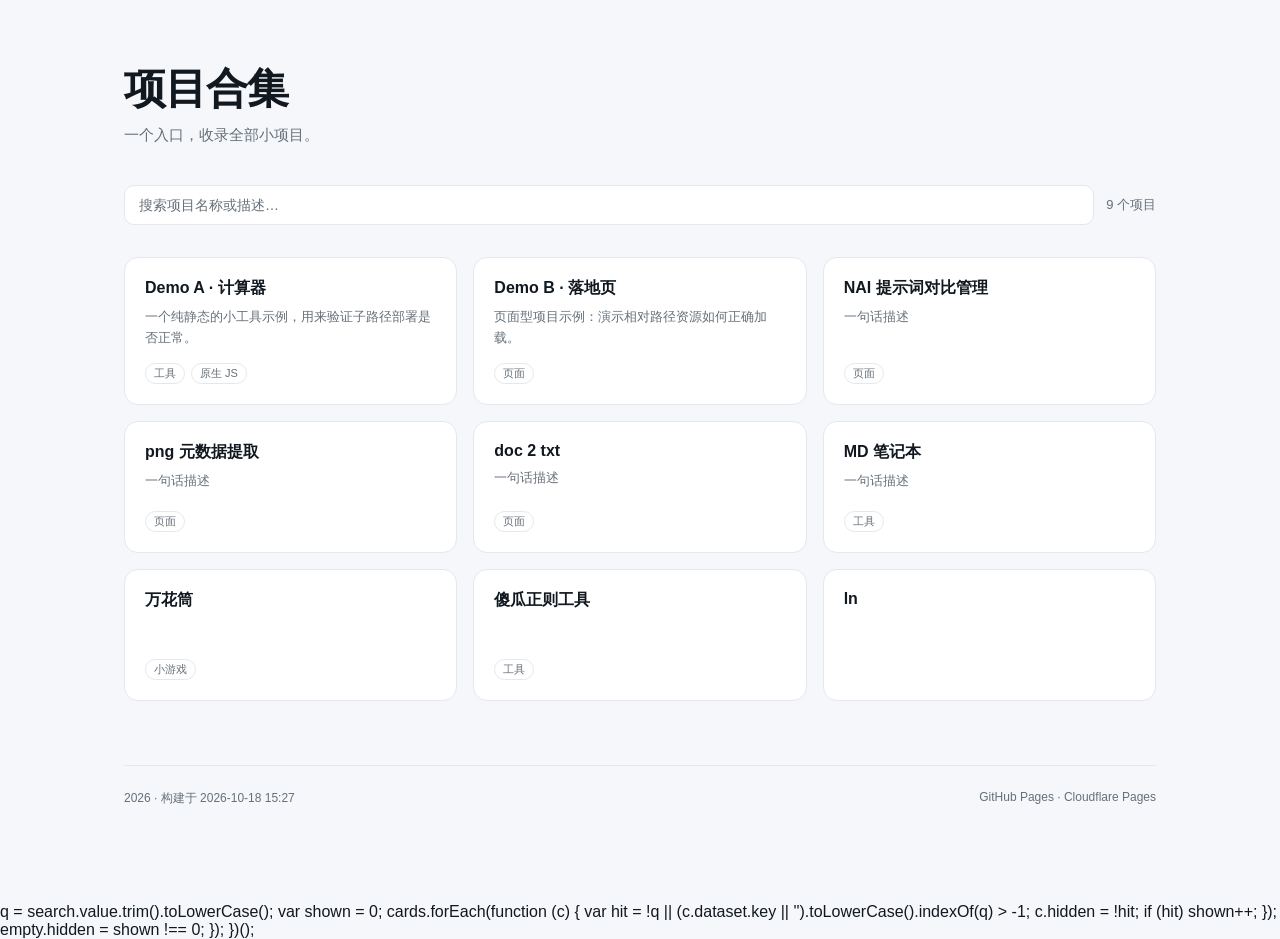
<file: index.html>
<!DOCTYPE html>
<html lang="zh-CN">
<head>
<meta charset="UTF-8">
<meta name="viewport" content="width=device-width, initial-scale=1.0">
<title>项目合集</title>
<meta name="description" content="一个页面，收录所有小项目">

<!-- PWA：添加到主屏幕后以独立窗口运行，不显示浏览器地址栏 -->
<meta name="theme-color" content="#0b0d10" media="(prefers-color-scheme: dark)">
<meta name="theme-color" content="#f5f7fa" media="(prefers-color-scheme: light)">
<meta name="mobile-web-app-capable" content="yes">
<meta name="apple-mobile-web-app-capable" content="yes">
<meta name="apple-mobile-web-app-status-bar-style" content="black-translucent">
<meta name="apple-mobile-web-app-title" content="项目合集">
<link rel="manifest" href="./manifest.json">
<link rel="apple-touch-icon" href="./icons/apple-touch-icon.png">
<link rel="icon" type="image/png" sizes="192x192" href="./icons/icon-192.png">
<style>
  :root{
    --bg:#0b0d10;
    --card:#14181d;
    --card-hover:#1a2027;
    --line:#232a32;
    --text:#e8edf2;
    --muted:#8b98a5;
    --accent:#4c8dff;
  }
  @media (prefers-color-scheme: light){
    :root{
      --bg:#f5f7fa;
      --card:#ffffff;
      --card-hover:#ffffff;
      --line:#e3e8ee;
      --text:#111820;
      --muted:#66707a;
      --accent:#2563eb;
    }
  }
  *{box-sizing:border-box}
  html,body{margin:0;padding:0}
  body{
    background:var(--bg);
    color:var(--text);
    font-family:-apple-system,BlinkMacSystemFont,"Segoe UI","PingFang SC","Hiragino Sans GB","Microsoft YaHei",sans-serif;
    -webkit-font-smoothing:antialiased;
    min-height:100vh;
  }
  .wrap{max-width:1080px;margin:0 auto;padding:64px 24px 96px}
  header{margin-bottom:40px}
  h1{
    font-size:clamp(28px,5vw,42px);
    line-height:1.2;
    margin:0 0 12px;
    letter-spacing:-.02em;
  }
  .sub{color:var(--muted);font-size:15px;margin:0}
  .toolbar{
    display:flex;gap:12px;align-items:center;
    margin:28px 0 32px;flex-wrap:wrap;
  }
  #search{
    flex:1;min-width:220px;
    background:var(--card);
    border:1px solid var(--line);
    color:var(--text);
    padding:11px 14px;
    border-radius:10px;
    font-size:14px;outline:none;
    transition:border-color .18s;
  }
  #search:focus{border-color:var(--accent)}
  #search::placeholder{color:var(--muted)}
  .count{color:var(--muted);font-size:13px;white-space:nowrap}

  .grid{
    display:grid;
    grid-template-columns:repeat(auto-fill,minmax(260px,1fr));
    gap:16px;
  }
  a.card{
    display:flex;flex-direction:column;
    background:var(--card);
    border:1px solid var(--line);
    border-radius:14px;
    padding:20px;
    text-decoration:none;
    color:inherit;
    transition:transform .16s ease,border-color .16s ease,background .16s ease;
    min-height:132px;
  }
  a.card:hover{
    transform:translateY(-3px);
    border-color:var(--accent);
    background:var(--card-hover);
  }
  a.card[hidden]{display:none}
  .card h2{
    font-size:16px;margin:0 0 8px;font-weight:600;
  }
  .card p{
    font-size:13px;line-height:1.6;color:var(--muted);
    margin:0;flex:1;
  }
  .tags{display:flex;gap:6px;flex-wrap:wrap;margin-top:14px}
  .tag{
    font-size:11px;color:var(--muted);
    border:1px solid var(--line);
    padding:2px 8px;border-radius:20px;
  }
  .empty{
    color:var(--muted);font-size:14px;
    border:1px dashed var(--line);
    border-radius:12px;padding:40px;text-align:center;
  }
  footer{
    margin-top:64px;padding-top:24px;
    border-top:1px solid var(--line);
    color:var(--muted);font-size:12px;
    display:flex;justify-content:space-between;flex-wrap:wrap;gap:8px;
  }
</style>
<noscript>
  <style>
    .toolbar{display:none}
  </style>
</noscript>
</head>
<body>
<div class="wrap">
  <header>
    <h1>项目合集</h1>
    <p class="sub">一个入口，收录全部小项目。</p>
  </header>

  <div class="toolbar">
    <input id="search" type="search" placeholder="搜索项目名称或描述…" autocomplete="off">
    <span class="count">9 个项目</span>
  </div>

  <div class="grid" id="grid">
      <a class="card" href="./projects/demo-a/" data-key="Demo A · 计算器 一个纯静态的小工具示例，用来验证子路径部署是否正常。 demo-a 工具 原生 JS">
        <h2>Demo A · 计算器</h2>
        <p>一个纯静态的小工具示例，用来验证子路径部署是否正常。</p>
        <div class="tags"><span class="tag">工具</span><span class="tag">原生 JS</span></div>
      </a>
      <a class="card" href="./projects/demo-b/" data-key="Demo B · 落地页 页面型项目示例：演示相对路径资源如何正确加载。 demo-b 页面">
        <h2>Demo B · 落地页</h2>
        <p>页面型项目示例：演示相对路径资源如何正确加载。</p>
        <div class="tags"><span class="tag">页面</span></div>
      </a>
      <a class="card" href="./projects/entry-comparison/" data-key="NAI 提示词对比管理 一句话描述 entry-comparison 页面">
        <h2>NAI 提示词对比管理</h2>
        <p>一句话描述</p>
        <div class="tags"><span class="tag">页面</span></div>
      </a>
      <a class="card" href="./projects/png/" data-key="png 元数据提取 一句话描述 png 页面">
        <h2>png 元数据提取</h2>
        <p>一句话描述</p>
        <div class="tags"><span class="tag">页面</span></div>
      </a>
      <a class="card" href="./projects/doc2txt/" data-key="doc 2 txt 一句话描述 doc2txt 页面">
        <h2>doc 2 txt</h2>
        <p>一句话描述</p>
        <div class="tags"><span class="tag">页面</span></div>
      </a>
      <a class="card" href="./projects/markdown/" data-key="MD 笔记本 一句话描述 markdown 工具">
        <h2>MD 笔记本</h2>
        <p>一句话描述</p>
        <div class="tags"><span class="tag">工具</span></div>
      </a>
      <a class="card" href="./projects/kaleidoscope/" data-key="万花筒  kaleidoscope 小游戏">
        <h2>万花筒</h2>
        <p></p>
        <div class="tags"><span class="tag">小游戏</span></div>
      </a>
      <a class="card" href="./projects/regex-sg/" data-key="傻瓜正则工具  regex-sg 工具">
        <h2>傻瓜正则工具</h2>
        <p></p>
        <div class="tags"><span class="tag">工具</span></div>
      </a>
      <a class="card" href="./projects/ln/" data-key="ln  ln">
        <h2>ln</h2>
        <p></p>
      </a>
  </div>
  <div class="empty" id="empty" hidden>没有匹配的项目</div>

  <footer>
    <span>2026 · 构建于 2026-10-18 15:27</span>
    <span>GitHub Pages · Cloudflare Pages</span>
  </footer>
</div>

<script>
// 只是一点渐进增强：过滤已经渲染好的卡片。禁用 JS 时所有卡片照常显示、照常可点。
(function () {
  var search = document.getElementById('search');
  var cards = [].slice.call(document.querySelectorAll('#grid .card'));
  var empty = document.getElementById('empty');
  search.addEventListener('input', function () {
    var q = search.value.trim().toLowerCase();
    var shown = 0;
    cards.forEach(function (c) {
      var hit = !q || (c.dataset.key || '').toLowerCase().indexOf(q) > -1;
      c.hidden = !hit;
      if (hit) shown++;
    });
    empty.hidden = shown !== 0;
  });
})();

// 注册 Service Worker（安装条件之一）。只在 https 或 localhost 下生效。
if ('serviceWorker' in navigator && (location.protocol === 'https:' || location.hostname === 'localhost' || location.hostname === '127.0.0.1')) {
  window.addEventListener('load', function () {
    navigator.serviceWorker.register('./sw.js').catch(function () { /* 静默失败，不影响使用 */ });
  });
}
</script>
</body>
</html>
<sceipt>
q = search.value.trim().toLowerCase();
    var shown = 0;
    cards.forEach(function (c) {
      var hit = !q || (c.dataset.key || '').toLowerCase().indexOf(q) > -1;
      c.hidden = !hit;
      if (hit) shown++;
    });
    empty.hidden = shown !== 0;
  });
})();
</script>
</body>
</html>
</file>
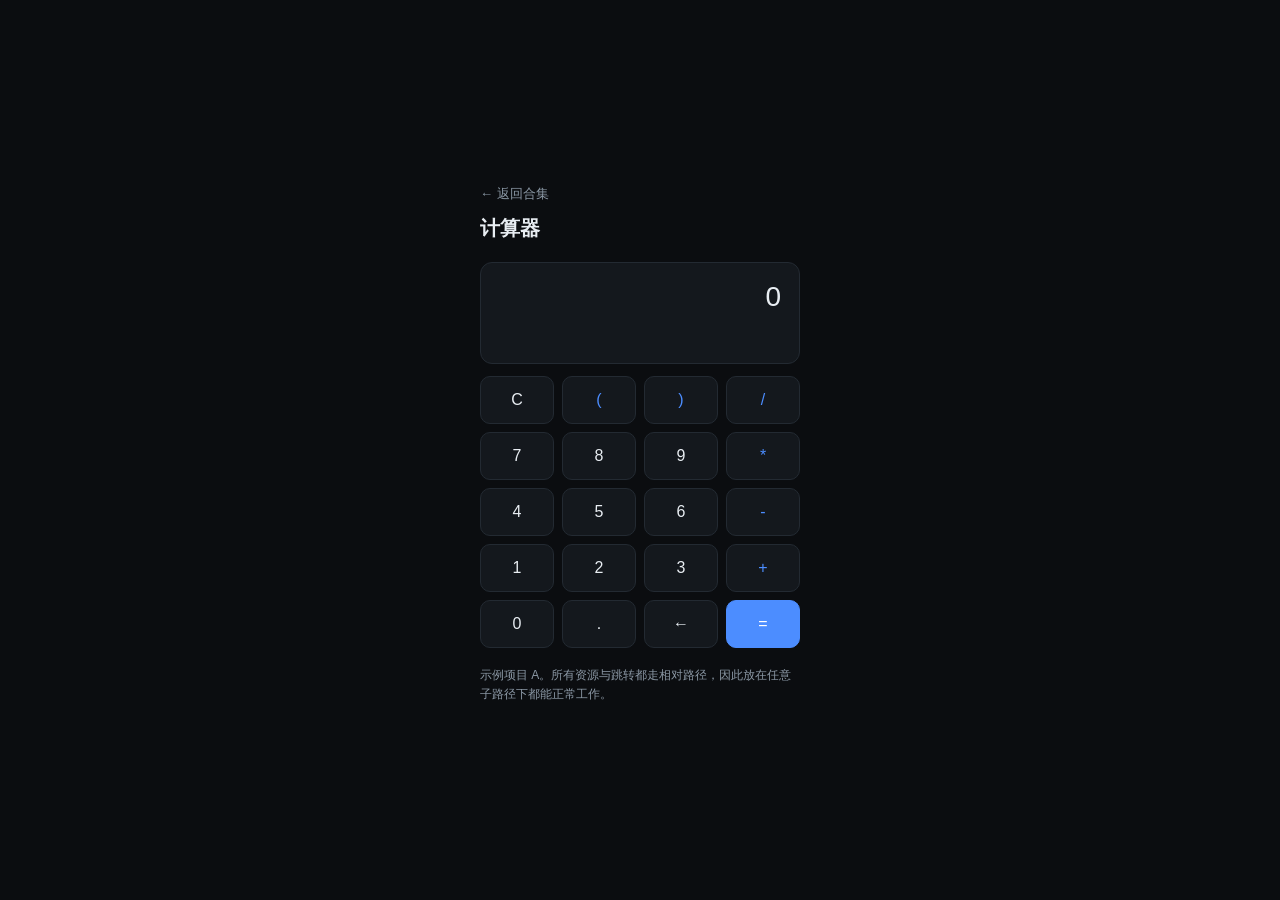
<file: projects/demo-a/index.html>
<!DOCTYPE html>
<html lang="zh-CN">
<head>
<meta charset="UTF-8">
<meta name="viewport" content="width=device-width, initial-scale=1.0">
<title>Demo A · 计算器</title>
<meta name="theme-color" content="#0b0d10">
<meta name="mobile-web-app-capable" content="yes">
<meta name="apple-mobile-web-app-capable" content="yes">
<meta name="apple-mobile-web-app-status-bar-style" content="black-translucent">
<link rel="manifest" href="../../manifest.json">
<link rel="apple-touch-icon" href="../../icons/apple-touch-icon.png">
<style>
  :root{color-scheme:dark}
  body{
    margin:0;min-height:100vh;display:grid;place-items:center;
    background:#0b0d10;color:#e8edf2;
    font-family:-apple-system,"PingFang SC","Microsoft YaHei",sans-serif;
  }
  .box{width:min(320px,88vw)}
  .back{color:#8b98a5;font-size:13px;text-decoration:none}
  .back:hover{color:#4c8dff}
  h1{font-size:20px;margin:12px 0 20px;font-weight:600}
  .screen{
    background:#14181d;border:1px solid #232a32;border-radius:12px;
    padding:18px;text-align:right;font-size:28px;min-height:64px;
    font-variant-numeric:tabular-nums;overflow:auto;
  }
  .keys{display:grid;grid-template-columns:repeat(4,1fr);gap:8px;margin-top:12px}
  button{
    background:#14181d;border:1px solid #232a32;color:#e8edf2;
    padding:14px 0;border-radius:10px;font-size:16px;cursor:pointer;
    transition:background .15s,border-color .15s;
  }
  button:hover{background:#1a2027;border-color:#4c8dff}
  button.op{color:#4c8dff}
  button.eq{background:#4c8dff;border-color:#4c8dff;color:#fff}
  .note{margin-top:18px;color:#8b98a5;font-size:12px;line-height:1.6}
</style>
</head>
<body>
<div class="box">
  <!-- projects/demo-a/ 的上两级才是站点根：projects/ 只是中间层，不是首页 -->
  <a class="back" href="../../">← 返回合集</a>
  <h1>计算器</h1>
  <div class="screen" id="screen">0</div>
  <div class="keys" id="keys"></div>
  <p class="note">示例项目 A。所有资源与跳转都走相对路径，因此放在任意子路径下都能正常工作。</p>
</div>
<script>
  var expr = '';
  var screen = document.getElementById('screen');
  var labels = ['C','(',')','/','7','8','9','*','4','5','6','-','1','2','3','+','0','.','←','='];

  labels.forEach(function (l) {
    var b = document.createElement('button');
    b.textContent = l;
    if (['/','*','-','+','(',')'].indexOf(l) > -1) b.className = 'op';
    if (l === '=') b.className = 'eq';
    b.onclick = function () {
      if (l === 'C') expr = '';
      else if (l === '←') expr = expr.slice(0, -1);
      else if (l === '=') {
        try { expr = String(Function('return (' + expr + ')')()); }
        catch (e) { expr = 'Error'; }
      } else expr += l;
      screen.textContent = expr || '0';
    };
    document.getElementById('keys').appendChild(b);
  });
</script>
</body>
</html>
</file>
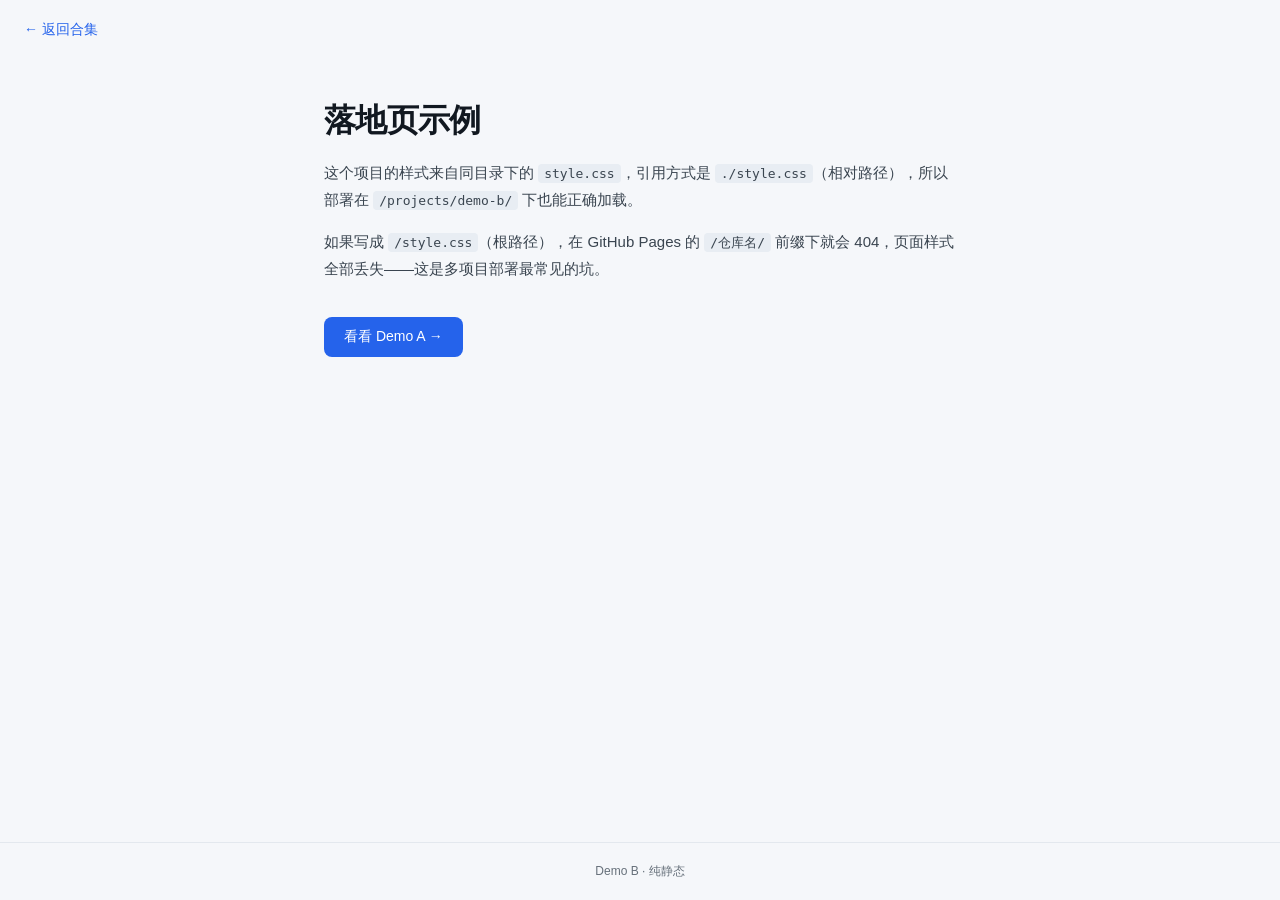
<file: projects/demo-b/index.html>
<!DOCTYPE html>
<html lang="zh-CN">
<head>
<meta charset="UTF-8">
<meta name="viewport" content="width=device-width, initial-scale=1.0">
<title>Demo B · 落地页</title>
<meta name="theme-color" content="#f5f7fa">
<meta name="mobile-web-app-capable" content="yes">
<meta name="apple-mobile-web-app-capable" content="yes">
<meta name="apple-mobile-web-app-status-bar-style" content="default">
<link rel="manifest" href="../../manifest.json">
<link rel="apple-touch-icon" href="../../icons/apple-touch-icon.png">
<link rel="stylesheet" href="./style.css">
</head>
<body>
<nav><a href="../../">← 返回合集</a></nav>
<main>
  <h1>落地页示例</h1>
  <p>这个项目的样式来自同目录下的 <code>style.css</code>，引用方式是 <code>./style.css</code>（相对路径），所以部署在 <code>/projects/demo-b/</code> 下也能正确加载。</p>
  <p>如果写成 <code>/style.css</code>（根路径），在 GitHub Pages 的 <code>/仓库名/</code> 前缀下就会 404，页面样式全部丢失——这是多项目部署最常见的坑。</p>
  <a class="btn" href="../demo-a/">看看 Demo A →</a>
</main>
<footer>Demo B · 纯静态</footer>
</body>
</html>
</file>
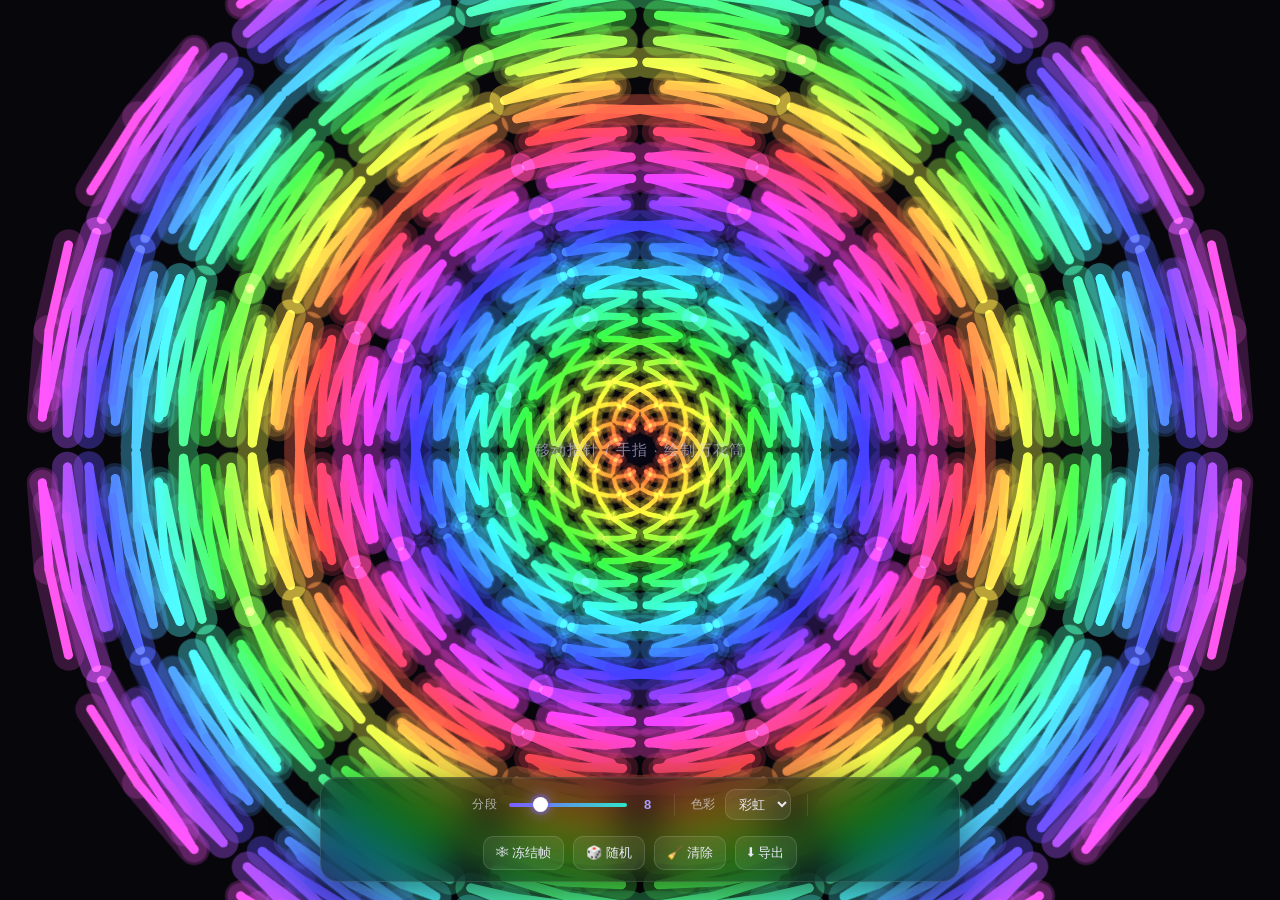
<file: projects/kaleidoscope/index.html>
<!DOCTYPE html>
<html lang="zh-CN">
<head>
<meta charset="utf-8">
<meta name="viewport" content="width=device-width, initial-scale=1, maximum-scale=1, user-scalable=no, viewport-fit=cover">
<title>万花筒 · Kaleidoscope</title>
<style>
  *{box-sizing:border-box;-webkit-tap-highlight-color:transparent;}
  html,body{
    margin:0;height:100%;overflow:hidden;background:#06060b;
    font-family:-apple-system,BlinkMacSystemFont,"Segoe UI","PingFang SC","Hiragino Sans GB","Microsoft YaHei",sans-serif;
  }
  canvas{display:block;position:fixed;inset:0;touch-action:none;cursor:crosshair;}

  /* ---------- 提示 ---------- */
  .hint{
    position:fixed;left:50%;top:50%;transform:translate(-50%,-50%);
    color:rgba(220,220,255,.55);font-size:15px;letter-spacing:.08em;
    pointer-events:none;transition:opacity .8s ease;text-align:center;
    text-shadow:0 0 24px rgba(120,100,255,.6);
  }
  .hint.hide{opacity:0;}

  /* ---------- 控制面板 ---------- */
  .panel{
    position:fixed;left:50%;bottom:max(18px, env(safe-area-inset-bottom));
    transform:translateX(-50%);
    display:flex;align-items:center;gap:16px;flex-wrap:wrap;justify-content:center;
    padding:11px 18px;max-width:calc(100vw - 20px);
    border-radius:18px;
    background:rgba(18,18,30,.62);
    backdrop-filter:blur(18px) saturate(160%);
    -webkit-backdrop-filter:blur(18px) saturate(160%);
    border:1px solid rgba(255,255,255,.10);
    box-shadow:0 12px 44px rgba(0,0,0,.55), inset 0 1px 0 rgba(255,255,255,.06);
    color:#e9e9f5;font-size:13px;user-select:none;
    z-index:10;
  }
  .grp{display:flex;align-items:center;gap:9px;}
  .lab{font-size:12px;letter-spacing:.05em;color:rgba(233,233,245,.68);white-space:nowrap;}
  .val{
    font-variant-numeric:tabular-nums;font-weight:600;color:#a99cff;
    min-width:20px;text-align:center;font-size:13px;
  }
  .sep{width:1px;height:22px;background:rgba(255,255,255,.10);}

  input[type=range]{
    -webkit-appearance:none;appearance:none;
    width:118px;height:4px;border-radius:4px;outline:none;cursor:pointer;
    background:linear-gradient(90deg,#7c5cff,#2ee6c8);
  }
  input[type=range]::-webkit-slider-thumb{
    -webkit-appearance:none;width:15px;height:15px;border-radius:50%;
    background:#fff;border:none;cursor:pointer;
    box-shadow:0 0 0 3px rgba(124,92,255,.28), 0 0 14px rgba(140,120,255,.9);
    transition:transform .15s ease;
  }
  input[type=range]::-webkit-slider-thumb:hover{transform:scale(1.15);}
  input[type=range]::-moz-range-thumb{
    width:15px;height:15px;border-radius:50%;background:#fff;border:none;cursor:pointer;
    box-shadow:0 0 0 3px rgba(124,92,255,.28), 0 0 14px rgba(140,120,255,.9);
  }

  select{
    font:inherit;font-size:13px;color:#e9e9f5;cursor:pointer;outline:none;
    background:rgba(255,255,255,.07);
    border:1px solid rgba(255,255,255,.13);
    padding:6px 9px;border-radius:10px;
    transition:background .18s ease,border-color .18s ease;
  }
  select:hover{background:rgba(255,255,255,.13);}
  select option{background:#16161f;color:#e9e9f5;}

  button{
    font:inherit;font-size:13px;color:#e9e9f5;cursor:pointer;white-space:nowrap;
    background:rgba(255,255,255,.07);
    border:1px solid rgba(255,255,255,.13);
    padding:7px 12px;border-radius:10px;
    transition:transform .14s ease, background .18s ease, box-shadow .18s ease, border-color .18s ease;
  }
  button:hover{background:rgba(255,255,255,.15);transform:translateY(-1px);}
  button:active{transform:translateY(0) scale(.96);}
  button.on{
    background:rgba(124,92,255,.55);
    border-color:rgba(170,150,255,.85);
    box-shadow:0 0 18px rgba(124,92,255,.55);
  }
  button.on:hover{background:rgba(124,92,255,.68);}

  @media (max-width:620px){
    .panel{gap:10px;padding:10px 12px;border-radius:16px;}
    input[type=range]{width:82px;}
    .sep{display:none;}
    button{padding:7px 10px;font-size:12px;}
    .lab{font-size:11px;}
  }
</style>
</head>
<body>
<canvas id="c"></canvas>
<div class="hint" id="hint">移动指针 / 手指 · 绘制万花筒</div>

<div class="panel">
  <div class="grp">
    <span class="lab">分段</span>
    <input type="range" id="seg" min="3" max="24" step="1" value="8">
    <span class="val" id="segVal">8</span>
  </div>

  <div class="sep"></div>

  <div class="grp">
    <span class="lab">色彩</span>
    <select id="mode">
      <option value="rainbow">彩虹</option>
      <option value="neon">霓虹</option>
      <option value="fire">火焰</option>
      <option value="ocean">深海</option>
      <option value="candy">糖果</option>
      <option value="aurora">极光</option>
      <option value="mono">单色</option>
    </select>
  </div>

  <div class="sep"></div>

  <div class="grp">
    <button id="btnFreeze">❄ 冻结帧</button>
    <button id="btnRand">🎲 随机</button>
    <button id="btnClear">🧹 清除</button>
    <button id="btnSave">⬇ 导出</button>
  </div>
</div>

<script>
(() => {
  'use strict';

  /* ============================================================
     基础环境
     ============================================================ */
  const cvs    = document.getElementById('c');
  const ctx    = cvs.getContext('2d');
  const sector = document.createElement('canvas');          // 折叠后的「单扇区」画布
  const sctx   = sector.getContext('2d');

  let W = 0, H = 0, cx = 0, cy = 0, R = 0, DPR = 1;

  let segments  = 8;
  let modeKey   = 'rainbow';
  let frozen    = false;
  let hueAccum  = 0;
  let lastFolded = null;
  let lastInputAt = -1e9;
  let dirty = true;
  let hasContent = false;
  let frameTick = 0;

  /* ============================================================
     色彩模式
     ============================================================ */
  const MODES = {
    rainbow: (h, r) => `hsl(${(h + r * 300) % 360}, 95%, ${58 + r * 9}%)`,
    neon:    (h, r) => `hsl(${(h * 1.9) % 360}, 100%, ${62 + r * 6}%)`,
    fire:    (h, r) => `hsl(${(h * 0.5 + r * 46) % 62}, 96%, ${52 + r * 15}%)`,
    ocean:   (h, r) => `hsl(${172 + ((h * 0.35 + r * 70) % 132)}, 88%, ${53 + r * 13}%)`,
    candy:   (h, r) => `hsl(${(h * 0.65 + r * 240) % 360}, 80%, ${77 - r * 6}%)`,
    aurora:  (h, r) => `hsl(${128 + Math.sin(h * 0.019) * 68 + r * 55}, 92%, ${56 + r * 12}%)`,
    mono:    (h, r) => `hsl(202, ${28 + r * 52}%, ${60 + r * 17}%)`
  };

  const colorFor = (h, r) => (MODES[modeKey] || MODES.rainbow)(h, r);

  /* ============================================================
     尺寸
     ============================================================ */
  function resize() {
    DPR = Math.min(window.devicePixelRatio || 1, 2);

    W = window.innerWidth;
    H = window.innerHeight;

    cvs.width  = Math.round(W * DPR);
    cvs.height = Math.round(H * DPR);
    cvs.style.width  = W + 'px';
    cvs.style.height = H + 'px';
    ctx.setTransform(DPR, 0, 0, DPR, 0, 0);

    sector.width  = cvs.width;
    sector.height = cvs.height;
    sctx.setTransform(DPR, 0, 0, DPR, 0, 0);
    sctx.lineCap = 'round';
    sctx.lineJoin = 'round';

    cx = W / 2;
    cy = H / 2;
    R  = Math.hypot(W, H) / 2;

    lastFolded = null;
    hasContent = false;
    dirty = true;
  }

  /* ============================================================
     把任意点折叠进单个扇区楔形 [0, π/N]
     ============================================================ */
  function foldPoint(x, y) {
    const dx = x - cx;
    const dy = y - cy;
    const r  = Math.hypot(dx, dy);
    if (r < 3) return null;

    const period = (Math.PI * 2) / segments;
    const half   = period / 2;

    let t = Math.atan2(dy, dx) % period;
    if (t < 0) t += period;
    if (t > half) t = period - t;      // 镜像折叠

    return {
      x: cx + Math.cos(t) * r,
      y: cy + Math.sin(t) * r,
      r: r
    };
  }

  /* ============================================================
     落笔
     ============================================================ */
  function addStroke(x, y) {
    const p = foldPoint(x, y);
    if (!p) { lastFolded = null; return; }

    if (lastFolded) {
      const dx = p.x - lastFolded.x;
      const dy = p.y - lastFolded.y;
      const d  = Math.hypot(dx, dy);

      if (d > 0.8) {
        const rr  = Math.min(1, p.r / R);
        const col = colorFor(hueAccum, rr);
        const w   = 2.4 + Math.min(d, 28) * 0.24;

        sctx.strokeStyle = col;
        sctx.lineCap = 'round';
        sctx.lineJoin = 'round';

        // 外发光
        sctx.globalAlpha = 0.20;
        sctx.lineWidth = w * 3.4;
        sctx.beginPath();
        sctx.moveTo(lastFolded.x, lastFolded.y);
        sctx.lineTo(p.x, p.y);
        sctx.stroke();

        // 实心笔芯
        sctx.globalAlpha = 1;
        sctx.lineWidth = w;
        sctx.beginPath();
        sctx.moveTo(lastFolded.x, lastFolded.y);
        sctx.lineTo(p.x, p.y);
        sctx.stroke();

        hasContent = true;
      }
    }

    lastFolded = { x: p.x, y: p.y };
  }

  /* ============================================================
     淡出（只在持续绘制时生效，停手即凝固）
     ============================================================ */
  function applyFade() {
    sctx.globalCompositeOperation = 'destination-out';
    sctx.fillStyle = 'rgba(0,0,0,0.011)';
    sctx.fillRect(0, 0, W, H);
    sctx.globalCompositeOperation = 'source-over';
  }

  function clearSector() {
    sctx.globalCompositeOperation = 'source-over';
    sctx.clearRect(0, 0, W, H);
    lastFolded = null;
    hasContent = false;
    dirty = true;
  }

  /* ============================================================
     合成：把单扇区旋转 + 镜像铺满整圈
     ============================================================ */
  function draw() {
    const N = segments;
    const period = (Math.PI * 2) / N;

    ctx.setTransform(DPR, 0, 0, DPR, 0, 0);
    ctx.globalCompositeOperation = 'source-over';
    ctx.fillStyle = '#06060b';
    ctx.fillRect(0, 0, W, H);

    ctx.globalCompositeOperation = 'lighter';

    for (let k = 0; k < N; k++) {
      const a0 = k * period;
      const a1 = a0 + period;

      /* --- 1. 原样旋转复制 --- */
      ctx.save();
      ctx.beginPath();
      ctx.moveTo(cx, cy);
      ctx.arc(cx, cy, R, a0, a1);
      ctx.closePath();
      ctx.clip();

      ctx.translate(cx, cy);
      ctx.rotate(a0);
      ctx.translate(-cx, -cy);
      ctx.drawImage(sector, 0, 0, W, H);
      ctx.restore();

      /* --- 2. 以扇区中线为镜面，反射复制 --- */
      const A = (k + 1) * period / 2;   // 镜面方向角

      ctx.save();
      ctx.beginPath();
      ctx.moveTo(cx, cy);
      ctx.arc(cx, cy, R, a0, a1);
      ctx.closePath();
      ctx.clip();

      // 绕 (cx,cy)、方向角 A 的直线做反射
      ctx.translate(cx, cy);
      ctx.rotate(A);
      ctx.scale(1, -1);
      ctx.rotate(-A);
      ctx.translate(-cx, -cy);
      ctx.drawImage(sector, 0, 0, W, H);
      ctx.restore();
    }

    ctx.globalCompositeOperation = 'source-over';
  }

  /* ============================================================
     主循环
     ============================================================ */
  let lastT = 0;

  function loop(t) {
    const dt = lastT ? Math.min(0.05, (t - lastT) / 1000) : 0.016;
    lastT = t;

    if (!frozen) {
      hueAccum += dt * 72;

      // 绘制中才有淡出，停手后图案保持不动
      if (t - lastInputAt < 360 && hasContent) {
        frameTick++;
        if (frameTick % 5 === 0) {
          applyFade();
          dirty = true;
        }
      }
    }

    if (dirty) {
      draw();
      dirty = false;
    }

    requestAnimationFrame(loop);
  }

  /* ============================================================
     指针输入
     ============================================================ */
  function toLocal(e) {
    const rect = cvs.getBoundingClientRect();
    return { x: e.clientX - rect.left, y: e.clientY - rect.top };
  }

  function onMove(e) {
    if (frozen) return;
    const p = toLocal(e);
    addStroke(p.x, p.y);
    lastInputAt = performance.now();
    dirty = true;
    hideHint();
  }

  cvs.addEventListener('pointerdown', e => {
    if (e.pointerType === 'mouse' && e.button !== 0) return;
    e.preventDefault();
    lastFolded = null;
    onMove(e);
  }, { passive: false });

  cvs.addEventListener('pointermove', e => {
    if (frozen) return;
    // 触摸时只有按下才绘制；鼠标悬停即绘制
    if (e.pointerType !== 'mouse' && e.buttons === 0) return;
    e.preventDefault();
    onMove(e);
  }, { passive: false });

  cvs.addEventListener('pointerup',     () => { lastFolded = null; });
  cvs.addEventListener('pointercancel', () => { lastFolded = null; });
  cvs.addEventListener('pointerleave',  () => { lastFolded = null; });
  cvs.addEventListener('contextmenu', e => e.preventDefault());

  /* ============================================================
     提示
     ============================================================ */
  const hintEl = document.getElementById('hint');
  let hintHidden = false;
  function hideHint() {
    if (hintHidden) return;
    hintHidden = true;
    hintEl.classList.add('hide');
  }
  setTimeout(hideHint, 6000);

  /* ============================================================
     种子图案（首屏就有东西看）
     ============================================================ */
  function seedPattern() {
    lastFolded = null;
    let a = 0.9;
    for (let i = 0; i < 170; i++) {
      a += 0.145;
      const r = 22 + i * (R * 0.0055);
      if (r > R * 0.78) break;
      addStroke(cx + Math.cos(a) * r, cy + Math.sin(a) * r);
      hueAccum += 3.2;
    }
    lastFolded = null;
    dirty = true;
  }

  /* ============================================================
     随机化
     ============================================================ */
  const SEG_POOL = [5, 6, 7, 8, 9, 10, 12, 14, 16, 20, 24];
  const MODE_KEYS = Object.keys(MODES);
  const pick = arr => arr[(Math.random() * arr.length) | 0];

  function randomize() {
    segments = pick(SEG_POOL);
    modeKey  = pick(MODE_KEYS);

    segEl.value = segments;
    segVal.textContent = segments;
    modeEl.value = modeKey;

    clearSector();
    hueAccum = Math.random() * 360;
    lastFolded = null;

    // 随机游走，生成一段有机曲线
    const steps = 260 + (Math.random() * 240 | 0);
    let a = Math.random() * Math.PI * 2;
    let r = R * (0.12 + Math.random() * 0.45);
    let drift = (Math.random() - 0.5) * 0.06;

    for (let i = 0; i < steps; i++) {
      a += (Math.random() - 0.5) * 0.34 + drift;
      r += (Math.random() - 0.5) * (R * 0.02) + Math.sin(i * 0.055) * 2.2;
      r = Math.max(18, Math.min(R * 0.97, r));
      addStroke(cx + Math.cos(a) * r, cy + Math.sin(a) * r);
      hueAccum += 2.6;
    }
    lastFolded = null;
    dirty = true;
  }

  /* ============================================================
     导出
     ============================================================ */
  function exportPNG() {
    dirty = true;
    draw();                       // 确保是最新一帧

    const url = cvs.toDataURL('image/png');
    const a = document.createElement('a');
    a.download = `kaleidoscope-${Date.now()}.png`;
    a.href = url;
    document.body.appendChild(a);
    a.click();
    document.body.removeChild(a);
  }

  /* ============================================================
     UI 绑定
     ============================================================ */
  const segEl   = document.getElementById('seg');
  const segVal  = document.getElementById('segVal');
  const modeEl  = document.getElementById('mode');
  const btnFreeze = document.getElementById('btnFreeze');
  const btnRand   = document.getElementById('btnRand');
  const btnClear  = document.getElementById('btnClear');
  const btnSave   = document.getElementById('btnSave');

  segEl.addEventListener('input', () => {
    const v = parseInt(segEl.value, 10);
    if (v === segments) return;
    segments = v;
    segVal.textContent = v;
    clearSector();               // 折叠基准变了，清空重来
  });

  modeEl.addEventListener('change', () => {
    modeKey = modeEl.value;
  });

  btnFreeze.addEventListener('click', () => {
    frozen = !frozen;
    btnFreeze.classList.toggle('on', frozen);
    btnFreeze.textContent = frozen ? '❄ 已冻结' : '❄ 冻结帧';
    lastFolded = null;
  });

  btnRand.addEventListener('click', randomize);

  btnClear.addEventListener('click', () => {
    clearSector();
    hueAccum = Math.random() * 360;
  });

  btnSave.addEventListener('click', exportPNG);

  /* ============================================================
     启动
     ============================================================ */
  let resizeTimer = null;
  window.addEventListener('resize', () => {
    clearTimeout(resizeTimer);
    resizeTimer = setTimeout(() => {
      resize();
      seedPattern();
    }, 180);
  });

  resize();
  seedPattern();
  requestAnimationFrame(loop);

})();
</script>
</body>
</html>
</file>
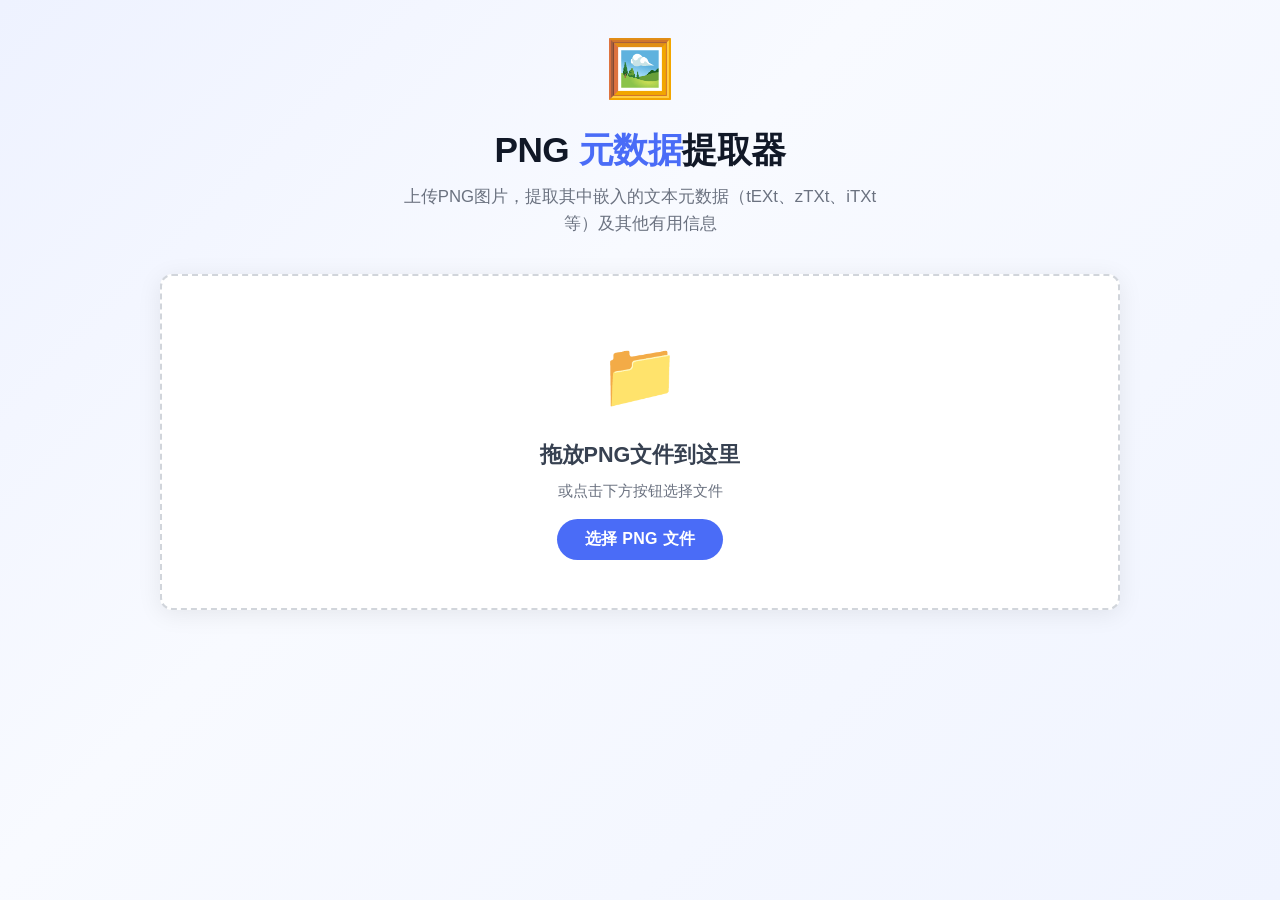
<file: projects/png/index.html>
<!DOCTYPE html>
<html lang="zh-CN">
<head>
    <meta charset="UTF-8">
    <meta name="viewport" content="width=device-width, initial-scale=1.0">
    <title>PNG 元数据提取器</title>
    <style>
        :root {
            --primary: #4a6cf7;
            --primary-dark: #3651c7;
            --primary-light: #e8edff;
            --success: #10b981;
            --warning: #f59e0b;
            --danger: #ef4444;
            --gray-50: #f9fafb;
            --gray-100: #f3f4f6;
            --gray-200: #e5e7eb;
            --gray-300: #d1d5db;
            --gray-400: #9ca3af;
            --gray-500: #6b7280;
            --gray-600: #4b5563;
            --gray-700: #374151;
            --gray-800: #1f2937;
            --gray-900: #111827;
            --radius: 12px;
            --radius-sm: 8px;
            --shadow: 0 4px 24px rgba(0, 0, 0, 0.08);
            --shadow-lg: 0 8px 40px rgba(0, 0, 0, 0.12);
            --transition: 0.25s cubic-bezier(0.4, 0, 0.2, 1);
        }

        * {
            margin: 0;
            padding: 0;
            box-sizing: border-box;
        }

        body {
            font-family: -apple-system, BlinkMacSystemFont, 'Segoe UI', 'PingFang SC', 'Hiragino Sans GB', 'Microsoft YaHei', sans-serif;
            background: linear-gradient(135deg, #eef2ff 0%, #f8faff 40%, #f0f4ff 100%);
            min-height: 100vh;
            color: var(--gray-800);
            line-height: 1.6;
            padding: 24px 16px;
        }

        .container {
            max-width: 960px;
            margin: 0 auto;
        }

        /* 头部 */
        .header {
            text-align: center;
            margin-bottom: 36px;
            animation: fadeInDown 0.5s ease;
        }
        .header .icon {
            font-size: 56px;
            display: block;
            margin-bottom: 8px;
            animation: bounce 2s infinite;
        }
        .header h1 {
            font-size: 2.2rem;
            font-weight: 800;
            color: var(--gray-900);
            letter-spacing: -0.5px;
            margin-bottom: 6px;
        }
        .header h1 .highlight {
            color: var(--primary);
        }
        .header p {
            color: var(--gray-500);
            font-size: 1.05rem;
            max-width: 500px;
            margin: 0 auto;
        }

        /* 上传区域 */
        .upload-zone {
            background: #fff;
            border: 2.5px dashed var(--gray-300);
            border-radius: var(--radius);
            padding: 48px 32px;
            text-align: center;
            cursor: pointer;
            transition: all var(--transition);
            position: relative;
            box-shadow: var(--shadow);
            margin-bottom: 28px;
            user-select: none;
        }
        .upload-zone:hover {
            border-color: var(--primary);
            background: var(--primary-light);
            box-shadow: var(--shadow-lg);
            transform: translateY(-2px);
        }
        .upload-zone.dragover {
            border-color: var(--primary);
            background: var(--primary-light);
            box-shadow: 0 0 0 4px rgba(74, 108, 247, 0.15), var(--shadow-lg);
            transform: scale(1.01);
        }
        .upload-zone .upload-icon {
            font-size: 64px;
            display: block;
            margin-bottom: 12px;
            color: var(--primary);
        }
        .upload-zone h2 {
            font-size: 1.35rem;
            color: var(--gray-700);
            margin-bottom: 6px;
            font-weight: 600;
        }
        .upload-zone p {
            color: var(--gray-500);
            font-size: 0.95rem;
        }
        .upload-zone .btn-browse {
            display: inline-block;
            margin-top: 16px;
            padding: 10px 28px;
            background: var(--primary);
            color: #fff;
            border: none;
            border-radius: 50px;
            font-size: 1rem;
            font-weight: 600;
            cursor: pointer;
            transition: all var(--transition);
            letter-spacing: 0.3px;
        }
        .upload-zone .btn-browse:hover {
            background: var(--primary-dark);
            transform: translateY(-1px);
            box-shadow: 0 6px 16px rgba(74, 108, 247, 0.35);
        }
        .upload-zone input[type="file"] {
            position: absolute;
            inset: 0;
            opacity: 0;
            cursor: pointer;
            width: 100%;
            height: 100%;
        }
        .upload-zone .file-name {
            margin-top: 12px;
            font-weight: 600;
            color: var(--primary);
            font-size: 0.95rem;
            display: none;
        }
        .upload-zone.has-file .file-name {
            display: block;
            animation: fadeIn 0.3s ease;
        }

        /* 错误提示 */
        .error-banner {
            background: #fef2f2;
            border: 1px solid #fecaca;
            border-radius: var(--radius-sm);
            padding: 14px 20px;
            color: #dc2626;
            font-size: 0.95rem;
            margin-bottom: 20px;
            display: none;
            animation: shake 0.5s ease;
        }
        .error-banner.show {
            display: flex;
            align-items: center;
            gap: 10px;
        }
        .error-banner .error-icon {
            font-size: 20px;
            flex-shrink: 0;
        }

        /* 加载动画 */
        .loading-spinner {
            display: none;
            text-align: center;
            padding: 32px;
            color: var(--gray-500);
        }
        .loading-spinner.show {
            display: block;
            animation: fadeIn 0.3s ease;
        }
        .spinner {
            width: 48px;
            height: 48px;
            border: 4px solid var(--gray-200);
            border-top-color: var(--primary);
            border-radius: 50%;
            animation: spin 0.8s linear infinite;
            margin: 0 auto 16px;
        }

        /* 结果区域 */
        .results {
            display: none;
            animation: fadeInUp 0.5s ease;
        }
        .results.show {
            display: block;
        }

        .card {
            background: #fff;
            border-radius: var(--radius);
            box-shadow: var(--shadow);
            margin-bottom: 20px;
            overflow: hidden;
            transition: box-shadow var(--transition);
        }
        .card:hover {
            box-shadow: var(--shadow-lg);
        }
        .card-header {
            padding: 18px 24px;
            border-bottom: 1px solid var(--gray-100);
            display: flex;
            align-items: center;
            gap: 12px;
            cursor: pointer;
            user-select: none;
            transition: background var(--transition);
        }
        .card-header:hover {
            background: var(--gray-50);
        }
        .card-header .card-icon {
            font-size: 24px;
            flex-shrink: 0;
        }
        .card-header .card-title {
            font-size: 1.1rem;
            font-weight: 700;
            color: var(--gray-800);
            flex: 1;
        }
        .card-header .card-count {
            background: var(--primary-light);
            color: var(--primary);
            font-weight: 700;
            font-size: 0.85rem;
            padding: 3px 12px;
            border-radius: 50px;
        }
        .card-header .toggle-icon {
            font-size: 14px;
            color: var(--gray-400);
            transition: transform var(--transition);
        }
        .card-header .toggle-icon.collapsed {
            transform: rotate(-90deg);
        }
        .card-body {
            padding: 20px 24px;
        }
        .card-body.collapsed {
            display: none;
        }

        /* 文件信息表格 */
        .info-grid {
            display: grid;
            grid-template-columns: repeat(auto-fill, minmax(220px, 1fr));
            gap: 12px;
        }
        .info-item {
            background: var(--gray-50);
            border-radius: var(--radius-sm);
            padding: 14px 16px;
            display: flex;
            flex-direction: column;
            gap: 2px;
            transition: background var(--transition);
        }
        .info-item:hover {
            background: var(--gray-100);
        }
        .info-item .info-label {
            font-size: 0.8rem;
            color: var(--gray-500);
            font-weight: 500;
            text-transform: uppercase;
            letter-spacing: 0.5px;
        }
        .info-item .info-value {
            font-size: 1.05rem;
            font-weight: 700;
            color: var(--gray-800);
            word-break: break-all;
        }

        /* 文本元数据项 */
        .text-entry {
            background: var(--gray-50);
            border-radius: var(--radius-sm);
            padding: 16px 18px;
            margin-bottom: 10px;
            border-left: 4px solid var(--primary);
            transition: all var(--transition);
        }
        .text-entry:last-child {
            margin-bottom: 0;
        }
        .text-entry:hover {
            border-left-color: var(--primary-dark);
            background: var(--gray-100);
        }
        .text-entry.zTXt {
            border-left-color: #8b5cf6;
        }
        .text-entry.iTXt {
            border-left-color: #06b6d4;
        }
        .text-entry .entry-header {
            display: flex;
            align-items: center;
            flex-wrap: wrap;
            gap: 8px;
            margin-bottom: 6px;
        }
        .text-entry .entry-keyword {
            font-weight: 700;
            font-size: 1rem;
            color: var(--gray-800);
        }
        .text-entry .entry-keyword-cn {
            color: var(--gray-400);
            font-size: 0.85rem;
        }
        .text-entry .entry-type-badge {
            font-size: 0.7rem;
            font-weight: 700;
            padding: 2px 10px;
            border-radius: 50px;
            letter-spacing: 0.5px;
            text-transform: uppercase;
        }
        .badge-tEXt {
            background: #e0e7ff;
            color: #4338ca;
        }
        .badge-zTXt {
            background: #ede9fe;
            color: #6d28d9;
        }
        .badge-iTXt {
            background: #cffafe;
            color: #0e7490;
        }

        /* 文本值容器（新增） */
        .entry-value-wrapper {
            position: relative;
            margin-top: 4px;
        }
        .entry-value {
            font-size: 0.95rem;
            color: var(--gray-600);
            white-space: pre-wrap;
            word-break: break-word;
            font-family: 'SF Mono', 'Consolas', 'Monaco', monospace;
            background: #fff;
            border-radius: 6px;
            padding: 12px 14px;
            padding-top: 38px; /* 为复制按钮留出空间 */
            border: 1px solid var(--gray-200);
            line-height: 1.7;
            max-height: 300px;
            overflow-y: auto;
        }

        /* 复制按钮（类似 Markdown 代码块） */
        .copy-text-btn {
            position: absolute;
            top: 8px;
            right: 8px;
            background: rgba(255, 255, 255, 0.92);
            border: 1px solid var(--gray-200);
            border-radius: 6px;
            padding: 4px 12px;
            font-size: 0.75rem;
            font-weight: 600;
            color: var(--gray-600);
            cursor: pointer;
            transition: all 0.2s;
            z-index: 3;
            white-space: nowrap;
            box-shadow: 0 1px 4px rgba(0,0,0,0.05);
            letter-spacing: 0.3px;
            display: inline-flex;
            align-items: center;
            gap: 4px;
        }
        .copy-text-btn:hover {
            background: var(--primary-light);
            border-color: var(--primary);
            color: var(--primary);
            box-shadow: 0 2px 8px rgba(0,0,0,0.1);
            transform: translateY(-1px);
        }
        .copy-text-btn:active {
            transform: scale(0.96);
            box-shadow: 0 1px 2px rgba(0,0,0,0.1);
        }

        .text-entry .entry-meta {
            font-size: 0.78rem;
            color: var(--gray-400);
            margin-top: 6px;
            display: flex;
            gap: 12px;
            flex-wrap: wrap;
        }

        /* Chunk 列表 */
        .chunk-table-wrapper {
            overflow-x: auto;
            border-radius: var(--radius-sm);
            border: 1px solid var(--gray-200);
        }
        .chunk-table {
            width: 100%;
            border-collapse: collapse;
            font-size: 0.9rem;
            min-width: 500px;
        }
        .chunk-table th {
            background: var(--gray-100);
            padding: 10px 14px;
            text-align: left;
            font-weight: 700;
            color: var(--gray-600);
            font-size: 0.8rem;
            text-transform: uppercase;
            letter-spacing: 0.5px;
            border-bottom: 2px solid var(--gray-200);
            white-space: nowrap;
        }
        .chunk-table td {
            padding: 10px 14px;
            border-bottom: 1px solid var(--gray-100);
            color: var(--gray-700);
            white-space: nowrap;
        }
        .chunk-table tr:hover td {
            background: var(--gray-50);
        }
        .chunk-table tr:last-child td {
            border-bottom: none;
        }
        .chunk-table .chunk-type {
            font-weight: 700;
            font-family: 'SF Mono', 'Consolas', monospace;
            color: var(--primary);
        }
        .chunk-table .chunk-type.text-chunk {
            color: #7c3aed;
        }
        .chunk-table .chunk-desc {
            color: var(--gray-400);
            font-size: 0.8rem;
            white-space: normal;
        }

        /* 操作按钮 */
        .action-bar {
            display: flex;
            gap: 10px;
            flex-wrap: wrap;
            margin-top: 16px;
            justify-content: center;
        }
        .btn {
            padding: 10px 20px;
            border: none;
            border-radius: 50px;
            font-size: 0.9rem;
            font-weight: 600;
            cursor: pointer;
            transition: all var(--transition);
            display: inline-flex;
            align-items: center;
            gap: 6px;
            letter-spacing: 0.3px;
        }
        .btn-primary {
            background: var(--primary);
            color: #fff;
        }
        .btn-primary:hover {
            background: var(--primary-dark);
            box-shadow: 0 4px 14px rgba(74, 108, 247, 0.4);
            transform: translateY(-1px);
        }
        .btn-outline {
            background: #fff;
            color: var(--gray-600);
            border: 1.5px solid var(--gray-300);
        }
        .btn-outline:hover {
            border-color: var(--primary);
            color: var(--primary);
            background: var(--primary-light);
        }
        .btn-success {
            background: var(--success);
            color: #fff;
        }
        .btn-success:hover {
            background: #059669;
            box-shadow: 0 4px 14px rgba(16, 185, 129, 0.4);
        }
        .btn:active {
            transform: scale(0.97);
        }

        /* 空状态 */
        .empty-state {
            text-align: center;
            padding: 32px 16px;
            color: var(--gray-400);
            font-size: 0.95rem;
        }
        .empty-state .empty-icon {
            font-size: 40px;
            display: block;
            margin-bottom: 10px;
            opacity: 0.5;
        }

        /* Toast 通知 */
        .toast {
            position: fixed;
            bottom: 30px;
            left: 50%;
            transform: translateX(-50%) translateY(80px);
            background: var(--gray-900);
            color: #fff;
            padding: 12px 24px;
            border-radius: 50px;
            font-size: 0.9rem;
            font-weight: 500;
            opacity: 0;
            transition: all 0.4s ease;
            pointer-events: none;
            z-index: 1000;
            box-shadow: 0 8px 24px rgba(0, 0, 0, 0.2);
        }
        .toast.show {
            opacity: 1;
            transform: translateX(-50%) translateY(0);
        }

        /* 动画 */
        @keyframes spin {
            to { transform: rotate(360deg); }
        }
        @keyframes fadeIn {
            from { opacity: 0; }
            to { opacity: 1; }
        }
        @keyframes fadeInUp {
            from { opacity: 0; transform: translateY(20px); }
            to { opacity: 1; transform: translateY(0); }
        }
        @keyframes fadeInDown {
            from { opacity: 0; transform: translateY(-16px); }
            to { opacity: 1; transform: translateY(0); }
        }
        @keyframes bounce {
            0%, 100% { transform: translateY(0); }
            50% { transform: translateY(-8px); }
        }
        @keyframes shake {
            0%, 100% { transform: translateX(0); }
            20% { transform: translateX(-8px); }
            40% { transform: translateX(8px); }
            60% { transform: translateX(-4px); }
            80% { transform: translateX(4px); }
        }

        /* 响应式 */
        @media (max-width: 640px) {
            .header h1 { font-size: 1.6rem; }
            .upload-zone { padding: 32px 20px; }
            .upload-zone .upload-icon { font-size: 48px; }
            .card-header { padding: 14px 16px; }
            .card-body { padding: 14px 16px; }
            .info-grid { grid-template-columns: 1fr 1fr; gap: 8px; }
            .info-item { padding: 10px 12px; }
            .text-entry { padding: 12px 14px; }
            .action-bar { flex-direction: column; }
            .btn { justify-content: center; width: 100%; }
            .copy-text-btn { padding: 3px 8px; font-size: 0.7rem; }
            .entry-value { padding-top: 34px; }
        }
        @media (max-width: 400px) {
            .info-grid { grid-template-columns: 1fr; }
        }

        /* 打印 */
        @media print {
            .upload-zone, .action-bar, .toast, .copy-text-btn { display: none !important; }
            body { background: #fff; padding: 0; }
            .card { box-shadow: none; border: 1px solid #ddd; break-inside: avoid; }
            .card-header { cursor: default; }
            .entry-value { padding-top: 12px; }
        }
    </style>
</head>
<body>

    <div class="container">
        <!-- 头部 -->
        <header class="header">
            <span class="icon">🖼️</span>
            <h1>PNG <span class="highlight">元数据</span>提取器</h1>
            <p>上传PNG图片，提取其中嵌入的文本元数据（tEXt、zTXt、iTXt等）及其他有用信息</p>
        </header>

        <!-- 上传区域 -->
        <div class="upload-zone" id="uploadZone">
            <span class="upload-icon">📁</span>
            <h2>拖放PNG文件到这里</h2>
            <p>或点击下方按钮选择文件</p>
            <button class="btn-browse" type="button">选择 PNG 文件</button>
            <input type="file" id="fileInput" accept=".png,image/png" aria-label="选择PNG文件">
            <div class="file-name" id="fileName"></div>
        </div>

        <!-- 错误提示 -->
        <div class="error-banner" id="errorBanner">
            <span class="error-icon">⚠️</span>
            <span id="errorText"></span>
        </div>

        <!-- 加载动画 -->
        <div class="loading-spinner" id="loadingSpinner">
            <div class="spinner"></div>
            <p>正在解析PNG文件...</p>
        </div>

        <!-- 结果区域 -->
        <div class="results" id="results">
            <!-- 文件信息卡片 -->
            <div class="card" id="cardFileInfo">
                <div class="card-header" onclick="toggleCard('cardFileInfo')">
                    <span class="card-icon">📄</span>
                    <span class="card-title">文件概览</span>
                    <span class="toggle-icon" id="toggle-cardFileInfo">▼</span>
                </div>
                <div class="card-body" id="body-cardFileInfo">
                    <div class="info-grid" id="fileInfoGrid"></div>
                </div>
            </div>

            <!-- 图片属性卡片 -->
            <div class="card" id="cardImageInfo">
                <div class="card-header" onclick="toggleCard('cardImageInfo')">
                    <span class="card-icon">🖼️</span>
                    <span class="card-title">图像属性</span>
                    <span class="toggle-icon" id="toggle-cardImageInfo">▼</span>
                </div>
                <div class="card-body" id="body-cardImageInfo">
                    <div class="info-grid" id="imageInfoGrid"></div>
                </div>
            </div>

            <!-- 文本元数据卡片 -->
            <div class="card" id="cardTextMeta">
                <div class="card-header" onclick="toggleCard('cardTextMeta')">
                    <span class="card-icon">📝</span>
                    <span class="card-title">文本元数据</span>
                    <span class="card-count" id="textMetaCount">0</span>
                    <span class="toggle-icon" id="toggle-cardTextMeta">▼</span>
                </div>
                <div class="card-body" id="body-cardTextMeta">
                    <div id="textMetaContainer"></div>
                </div>
            </div>

            <!-- 其他元数据卡片 -->
            <div class="card" id="cardOtherMeta">
                <div class="card-header" onclick="toggleCard('cardOtherMeta')">
                    <span class="card-icon">🔍</span>
                    <span class="card-title">其他元数据</span>
                    <span class="toggle-icon" id="toggle-cardOtherMeta">▼</span>
                </div>
                <div class="card-body" id="body-cardOtherMeta">
                    <div id="otherMetaContainer"></div>
                </div>
            </div>

            <!-- Chunk 列表卡片 -->
            <div class="card" id="cardChunkList">
                <div class="card-header" onclick="toggleCard('cardChunkList')">
                    <span class="card-icon">🧩</span>
                    <span class="card-title">Chunk 结构</span>
                    <span class="card-count" id="chunkCount">0</span>
                    <span class="toggle-icon" id="toggle-cardChunkList">▼</span>
                </div>
                <div class="card-body" id="body-cardChunkList">
                    <div class="chunk-table-wrapper">
                        <table class="chunk-table">
                            <thead>
                                <tr>
                                    <th>#</th>
                                    <th>类型</th>
                                    <th>长度 (字节)</th>
                                    <th>偏移量</th>
                                    <th>描述</th>
                                </tr>
                            </thead>
                            <tbody id="chunkTableBody"></tbody>
                        </table>
                    </div>
                </div>
            </div>

            <!-- 操作按钮 -->
            <div class="action-bar" id="actionBar">
                <button class="btn btn-success" onclick="exportText()" title="将提取的文本元数据导出为TXT文件">
                    ⬇️ 导出文本
                </button>
                <button class="btn btn-outline" onclick="copyAllText()" title="复制所有提取的文本到剪贴板">
                    📋 复制全部
                </button>
                <button class="btn btn-outline" onclick="resetTool()" title="清除结果并重新上传">
                    🔄 重新上传
                </button>
            </div>
        </div>
    </div>

    <!-- Toast 通知 -->
    <div class="toast" id="toast"></div>

    <script>
        // ==================== 全局状态 ====================
        let parsedResult = null;

        // ==================== 常量定义 ====================
        const PNG_SIGNATURE = [0x89, 0x50, 0x4E, 0x47, 0x0D, 0x0A, 0x1A, 0x0A];
        const TEXT_CHUNK_TYPES = new Set(['tEXt', 'zTXt', 'iTXt']);

        const KEYWORD_CN = {
            'Title': '标题',
            'Author': '作者',
            'Description': '描述',
            'Copyright': '版权',
            'Creation Time': '创建时间',
            'CreationTime': '创建时间',
            'Software': '生成软件',
            'Disclaimer': '免责声明',
            'Warning': '警告',
            'Source': '来源',
            'Comment': '注释',
            'Document': '文档',
            'Image Description': '图像描述',
            'Make': '制造商',
            'Model': '型号',
            'DateTime': '日期时间',
        };

        const COLOR_TYPE_NAMES = {
            0: '灰度 (Grayscale)',
            2: '真彩色 RGB',
            3: '索引彩色 (调色板)',
            4: '灰度 + Alpha 透明',
            6: '真彩色 RGBA (带透明)',
        };

        const CHUNK_DESCRIPTIONS = {
            'IHDR': '图像头信息',
            'PLTE': '调色板',
            'IDAT': '图像数据',
            'IEND': '图像结束标记',
            'tEXt': '标准文本元数据 (Latin-1编码)',
            'zTXt': '压缩文本元数据 (zlib)',
            'iTXt': '国际化文本元数据 (UTF-8)',
            'tIME': '最后修改时间',
            'pHYs': '物理像素尺寸',
            'eXIf': 'Exif 元数据',
            'sRGB': '标准RGB色彩空间',
            'gAMA': 'Gamma 值',
            'cHRM': '色度坐标',
            'bKGD': '背景颜色',
            'tRNS': '透明度',
            'sBIT': '有效位深度',
            'hIST': '直方图',
            'sPLT': '建议调色板',
            'iCCP': 'ICC颜色配置文件',
        };

        // ==================== DOM元素引用 ====================
        const uploadZone = document.getElementById('uploadZone');
        const fileInput = document.getElementById('fileInput');
        const fileNameEl = document.getElementById('fileName');
        const errorBanner = document.getElementById('errorBanner');
        const errorText = document.getElementById('errorText');
        const loadingSpinner = document.getElementById('loadingSpinner');
        const resultsEl = document.getElementById('results');
        const fileInfoGrid = document.getElementById('fileInfoGrid');
        const imageInfoGrid = document.getElementById('imageInfoGrid');
        const textMetaContainer = document.getElementById('textMetaContainer');
        const textMetaCount = document.getElementById('textMetaCount');
        const otherMetaContainer = document.getElementById('otherMetaContainer');
        const chunkTableBody = document.getElementById('chunkTableBody');
        const chunkCount = document.getElementById('chunkCount');
        const toast = document.getElementById('toast');
        const actionBar = document.getElementById('actionBar');

        // ==================== 事件监听 ====================
        uploadZone.addEventListener('click', (e) => {
            if (e.target !== fileInput && !e.target.classList.contains('btn-browse')) {
                fileInput.click();
            }
        });

        fileInput.addEventListener('change', (e) => {
            if (e.target.files.length > 0) {
                handleFile(e.target.files[0]);
            }
        });

        // 拖放事件
        uploadZone.addEventListener('dragover', (e) => {
            e.preventDefault();
            uploadZone.classList.add('dragover');
        });
        uploadZone.addEventListener('dragleave', (e) => {
            e.preventDefault();
            uploadZone.classList.remove('dragover');
        });
        uploadZone.addEventListener('drop', (e) => {
            e.preventDefault();
            uploadZone.classList.remove('dragover');
            if (e.dataTransfer.files.length > 0) {
                const file = e.dataTransfer.files[0];
                if (file.name.toLowerCase().endsWith('.png') || file.type === 'image/png') {
                    handleFile(file);
                } else {
                    showError('请上传PNG格式的图片文件。');
                }
            }
        });

        // ==================== 核心函数 ====================

        async function handleFile(file) {
            hideError();
            fileNameEl.textContent = `📎 ${file.name} (${formatFileSize(file.size)})`;
            uploadZone.classList.add('has-file');
            loadingSpinner.classList.add('show');
            resultsEl.classList.remove('show');
            actionBar.style.display = 'none';

            try {
                const arrayBuffer = await file.arrayBuffer();
                await new Promise(r => setTimeout(r, 80)); // 短暂延迟让UI更新

                const result = parsePNG(arrayBuffer, file);
                parsedResult = result;

                // 显示结果
                displayResults(result);
                loadingSpinner.classList.remove('show');
                resultsEl.classList.add('show');
                actionBar.style.display = 'flex';

                // 平滑滚动到结果
                setTimeout(() => {
                    resultsEl.scrollIntoView({ behavior: 'smooth', block: 'start' });
                }, 100);
            } catch (err) {
                loadingSpinner.classList.remove('show');
                showError(`解析失败: ${err.message}`);
                console.error('解析错误:', err);
            }
        }

        function parsePNG(buffer, file) {
            const uint8 = new Uint8Array(buffer);
            const dataView = new DataView(buffer);

            // 验证PNG签名
            for (let i = 0; i < 8; i++) {
                if (uint8[i] !== PNG_SIGNATURE[i]) {
                    throw new Error('文件不是有效的PNG格式（签名不匹配）');
                }
            }

            const chunks = [];
            let offset = 8;
            let ihdrInfo = null;
            const textChunks = [];
            const otherMeta = [];
            let hasTextMeta = false;

            while (offset + 8 <= uint8.length) {
                // 读取chunk长度（4字节，大端序）
                const length = dataView.getUint32(offset, false);
                offset += 4;

                // 读取chunk类型（4字节ASCII）
                const typeBytes = uint8.slice(offset, offset + 4);
                const type = String.fromCharCode.apply(null, typeBytes);
                offset += 4;

                // 读取chunk数据
                const dataStart = offset;
                const dataEnd = offset + length;
                if (dataEnd > uint8.length) {
                    // 数据不足，可能是截断文件
                    chunks.push({ type, length: uint8.length - dataStart, offset: dataStart, truncated: true });
                    break;
                }
                const chunkData = uint8.slice(dataStart, dataEnd);
                offset = dataEnd;

                // 读取CRC（4字节）
                if (offset + 4 <= uint8.length) {
                    const crc = dataView.getUint32(offset, false);
                    offset += 4;
                    chunks.push({ type, length, offset: dataStart, crc, data: chunkData });
                } else {
                    chunks.push({ type, length, offset: dataStart, data: chunkData });
                    offset += 4;
                }

                // 解析特定chunk
                if (type === 'IHDR' && length >= 13) {
                    ihdrInfo = parseIHDR(chunkData);
                } else if (type === 'tEXt') {
                    const parsed = parseTextChunk(chunkData);
                    if (parsed) {
                        textChunks.push({ type: 'tEXt', ...parsed, offset: dataStart, rawLength: length });
                        hasTextMeta = true;
                    }
                } else if (type === 'zTXt') {
                    const parsed = parseZTextChunk(chunkData);
                    if (parsed) {
                        textChunks.push({ type: 'zTXt', ...parsed, offset: dataStart, rawLength: length });
                        hasTextMeta = true;
                    }
                } else if (type === 'iTXt') {
                    const parsed = parseITextChunk(chunkData);
                    if (parsed) {
                        textChunks.push({ type: 'iTXt', ...parsed, offset: dataStart, rawLength: length });
                        hasTextMeta = true;
                    }
                } else if (type === 'tIME' && length >= 7) {
                    const parsed = parseTIME(chunkData);
                    if (parsed) {
                        otherMeta.push({ type: 'tIME', ...parsed });
                    }
                } else if (type === 'pHYs' && length >= 9) {
                    const parsed = parsePHYS(chunkData, dataView);
                    if (parsed) {
                        otherMeta.push({ type: 'pHYs', ...parsed });
                    }
                } else if (type === 'eXIf') {
                    otherMeta.push({
                        type: 'eXIf',
                        label: 'Exif 元数据',
                        description: `包含 ${length} 字节的Exif数据（TIFF格式）`,
                        detail: '使用Exif查看器可查看详细信息',
                    });
                } else if (type === 'sRGB' && length >= 1) {
                    const intent = chunkData[0];
                    const intentNames = { 0: '感知', 1: '相对色度', 2: '饱和度', 3: '绝对色度' };
                    otherMeta.push({
                        type: 'sRGB',
                        label: 'sRGB 渲染意图',
                        value: intentNames[intent] || `未知 (${intent})`,
                    });
                } else if (type === 'gAMA' && length >= 4) {
                    const gamma = dataView.getUint32(dataStart, false) / 100000;
                    otherMeta.push({
                        type: 'gAMA',
                        label: 'Gamma 值',
                        value: gamma.toFixed(5),
                    });
                } else if (type === 'bKGD' && length > 0) {
                    otherMeta.push({
                        type: 'bKGD',
                        label: '背景颜色',
                        value: `${length} 字节数据`,
                    });
                }
            }

            if (!ihdrInfo) {
                throw new Error('PNG文件中未找到IHDR头信息');
            }

            return {
                fileInfo: {
                    name: file.name,
                    size: file.size,
                    sizeFormatted: formatFileSize(file.size),
                    type: file.type || 'image/png',
                    lastModified: file.lastModified ? new Date(file.lastModified).toLocaleString('zh-CN') : '未知',
                },
                ihdr: ihdrInfo,
                chunks,
                textChunks,
                otherMeta,
                hasTextMeta,
                totalChunkCount: chunks.length,
                fileBufferSize: uint8.length,
            };
        }

        function parseIHDR(data) {
            const view = new DataView(data.buffer, data.byteOffset, data.byteLength);
            const width = view.getUint32(0, false);
            const height = view.getUint32(4, false);
            const bitDepth = data[8];
            const colorType = data[9];
            const compressionMethod = data[10];
            const filterMethod = data[11];
            const interlaceMethod = data[12];

            return {
                width,
                height,
                bitDepth,
                colorType,
                colorTypeName: COLOR_TYPE_NAMES[colorType] || `未知类型 (${colorType})`,
                compressionMethod,
                compressionName: compressionMethod === 0 ? 'deflate/inflate' : `未知 (${compressionMethod})`,
                filterMethod,
                filterName: filterMethod === 0 ? '自适应过滤' : `未知 (${filterMethod})`,
                interlaceMethod,
                interlaceName: interlaceMethod === 0 ? '无交错' : interlaceMethod === 1 ? 'Adam7交错' : `未知 (${interlaceMethod})`,
            };
        }

        function parseTextChunk(data) {
            const nullIndex = findNullByte(data);
            if (nullIndex === -1) {
                return { keyword: decodeLatin1(data), text: '', encoding: 'Latin-1' };
            }
            const keyword = decodeLatin1(data.slice(0, nullIndex));
            const text = decodeLatin1(data.slice(nullIndex + 1));
            return { keyword, text, encoding: 'Latin-1 (ISO-8859-1)' };
        }

        async function parseZTextChunk(data) {
            const nullIndex = findNullByte(data);
            if (nullIndex === -1) {
                return { keyword: decodeLatin1(data), text: '', encoding: 'Latin-1', compressed: true };
            }
            const keyword = decodeLatin1(data.slice(0, nullIndex));
            if (nullIndex + 1 >= data.length) {
                return { keyword, text: '', encoding: 'Latin-1', compressed: true };
            }
            const compressionMethod = data[nullIndex + 1];
            if (compressionMethod !== 0) {
                return {
                    keyword,
                    text: `[错误: 不支持的压缩方法 (${compressionMethod})]`,
                    encoding: 'Latin-1',
                    compressed: true,
                    error: `不支持的压缩方法: ${compressionMethod}`,
                };
            }
            const compressedData = data.slice(nullIndex + 2);
            try {
                const decompressed = await decompressZlib(compressedData);
                const text = decodeLatin1(decompressed);
                return { keyword, text, encoding: 'Latin-1 (ISO-8859-1)', compressed: true, compressedSize: compressedData.length };
            } catch (err) {
                return {
                    keyword,
                    text: `[解压失败: ${err.message}]`,
                    encoding: 'Latin-1',
                    compressed: true,
                    error: `解压失败: ${err.message}`,
                };
            }
        }

        async function parseITextChunk(data) {
            try {
                const firstNull = findNullByte(data);
                if (firstNull === -1) {
                    return { keyword: decodeUTF8(data), text: '', encoding: 'UTF-8' };
                }
                const keyword = decodeUTF8(data.slice(0, firstNull));

                let pos = firstNull + 1;
                if (pos >= data.length) return { keyword, text: '', encoding: 'UTF-8' };

                const compressionFlag = data[pos];
                pos++;

                let compressionMethod = 0;
                if (compressionFlag === 1) {
                    if (pos >= data.length) {
                        return { keyword, text: '[错误: 数据不完整]', encoding: 'UTF-8' };
                    }
                    compressionMethod = data[pos];
                    pos++;
                }

                // 找到语言标签（ASCII）
                const langEnd = findNullByteFrom(data, pos);
                let language = '';
                if (langEnd !== -1) {
                    language = decodeASCII(data.slice(pos, langEnd));
                    pos = langEnd + 1;
                } else {
                    language = '';
                }

                // 找到翻译关键字（UTF-8）
                const transEnd = findNullByteFrom(data, pos);
                let translatedKeyword = '';
                if (transEnd !== -1) {
                    translatedKeyword = decodeUTF8(data.slice(pos, transEnd));
                    pos = transEnd + 1;
                } else {
                    translatedKeyword = '';
                }

                // 剩余数据是文本内容
                let textData = data.slice(pos);
                let text;
                let wasCompressed = false;
                let compressedSize = 0;

                if (compressionFlag === 1) {
                    if (compressionMethod !== 0) {
                        text = `[错误: 不支持的压缩方法 (${compressionMethod})]`;
                    } else if (textData.length === 0) {
                        text = '';
                    } else {
                        try {
                            const decompressed = await decompressZlib(textData);
                            text = decodeUTF8(decompressed);
                            wasCompressed = true;
                            compressedSize = textData.length;
                        } catch (err) {
                            text = `[解压失败: ${err.message}]`;
                        }
                    }
                } else {
                    text = decodeUTF8(textData);
                }

                return {
                    keyword,
                    text,
                    encoding: 'UTF-8',
                    language: language || '(未指定)',
                    translatedKeyword: translatedKeyword || '(未指定)',
                    compressed: wasCompressed,
                    compressedSize: compressedSize || 0,
                };
            } catch (err) {
                return {
                    keyword: '(解析错误)',
                    text: `[解析iTXt失败: ${err.message}]`,
                    encoding: 'UTF-8',
                };
            }
        }

        function parseTIME(data) {
            const view = new DataView(data.buffer, data.byteOffset, data.byteLength);
            const year = view.getUint16(0, false);
            const month = data[2];
            const day = data[3];
            const hour = data[4];
            const minute = data[5];
            const second = data[6];
            if (year < 1 || month < 1 || month > 12 || day < 1 || day > 31) {
                return null;
            }
            const dateStr = `${year}-${String(month).padStart(2, '0')}-${String(day).padStart(2, '0')} ${String(hour).padStart(2, '0')}:${String(minute).padStart(2, '0')}:${String(second).padStart(2, '0')}`;
            return { label: '最后修改时间', value: dateStr, description: 'tIME chunk' };
        }

        function parsePHYS(data, view) {
            const view2 = new DataView(data.buffer, data.byteOffset, data.byteLength);
            const pixelsPerUnitX = view2.getUint32(0, false);
            const pixelsPerUnitY = view2.getUint32(4, false);
            const unit = data[8];
            const unitName = unit === 0 ? '未知单位' : unit === 1 ? '米' : `未知 (${unit})`;
            const value = `${pixelsPerUnitX} × ${pixelsPerUnitY} 像素/单位 (${unitName})`;
            return { label: '物理像素尺寸', value, description: 'pHYs chunk' };
        }

        // ==================== 辅助函数 ====================

        function findNullByte(data) {
            return findNullByteFrom(data, 0);
        }

        function findNullByteFrom(data, startIndex) {
            for (let i = startIndex; i < data.length; i++) {
                if (data[i] === 0) return i;
            }
            return -1;
        }

        function decodeLatin1(data) {
            try {
                return new TextDecoder('iso-8859-1').decode(data);
            } catch (e) {
                let result = '';
                for (let i = 0; i < data.length; i++) {
                    result += String.fromCharCode(data[i]);
                }
                return result;
            }
        }

        function decodeUTF8(data) {
            try {
                return new TextDecoder('utf-8').decode(data);
            } catch (e) {
                let result = '';
                for (let i = 0; i < data.length; i++) {
                    result += String.fromCharCode(data[i]);
                }
                return result;
            }
        }

        function decodeASCII(data) {
            let result = '';
            for (let i = 0; i < data.length; i++) {
                result += String.fromCharCode(data[i] & 0x7F);
            }
            return result;
        }

        async function decompressZlib(data) {
            if (typeof DecompressionStream === 'undefined') {
                throw new Error('浏览器不支持DecompressionStream API，请使用最新版Chrome、Firefox或Safari');
            }
            try {
                const blob = new Blob([data]);
                const decompressionStream = new DecompressionStream('deflate');
                const stream = blob.stream().pipeThrough(decompressionStream);
                const response = new Response(stream);
                const buffer = await response.arrayBuffer();
                return new Uint8Array(buffer);
            } catch (err) {
                throw new Error(`zlib解压失败: ${err.message}`);
            }
        }

        function formatFileSize(bytes) {
            if (bytes < 1024) return `${bytes} B`;
            if (bytes < 1024 * 1024) return `${(bytes / 1024).toFixed(1)} KB`;
            return `${(bytes / (1024 * 1024)).toFixed(2)} MB`;
        }

        function getKeywordCN(keyword) {
            return KEYWORD_CN[keyword] || '';
        }

        function getChunkDescription(type) {
            return CHUNK_DESCRIPTIONS[type] || '';
        }

        // ==================== 显示函数 ====================

        function displayResults(result) {
            displayFileInfo(result);
            displayImageInfo(result);
            displayTextMeta(result);
            displayOtherMeta(result);
            displayChunkList(result);
        }

        function displayFileInfo(result) {
            const fi = result.fileInfo;
            const items = [
                { label: '文件名', value: fi.name },
                { label: '文件大小', value: fi.sizeFormatted },
                { label: 'MIME类型', value: fi.type },
                { label: '最后修改', value: fi.lastModified },
                { label: 'Chunk总数', value: `${result.totalChunkCount} 个` },
                { label: '数据大小', value: formatFileSize(result.fileBufferSize) },
                { label: '文本元数据', value: result.hasTextMeta ? `${result.textChunks.length} 条` : '无' },
            ];
            fileInfoGrid.innerHTML = items.map(item => `
                <div class="info-item">
                    <span class="info-label">${item.label}</span>
                    <span class="info-value">${escapeHTML(item.value)}</span>
                </div>
            `).join('');
        }

        function displayImageInfo(result) {
            const ihdr = result.ihdr;
            const items = [
                { label: '宽度', value: `${ihdr.width} 像素` },
                { label: '高度', value: `${ihdr.height} 像素` },
                { label: '位深度', value: `${ihdr.bitDepth} 位/通道` },
                { label: '颜色类型', value: ihdr.colorTypeName },
                { label: '压缩方法', value: ihdr.compressionName },
                { label: '过滤方法', value: ihdr.filterName },
                { label: '交错方式', value: ihdr.interlaceName },
            ];
            imageInfoGrid.innerHTML = items.map(item => `
                <div class="info-item">
                    <span class="info-label">${item.label}</span>
                    <span class="info-value">${escapeHTML(item.value)}</span>
                </div>
            `).join('');
        }

        function displayTextMeta(result) {
            const container = textMetaContainer;
            const textChunks = result.textChunks;

            textMetaCount.textContent = textChunks.length;

            if (textChunks.length === 0) {
                container.innerHTML = `
                    <div class="empty-state">
                        <span class="empty-icon">📭</span>
                        <p>此PNG文件中没有找到文本元数据（tEXt / zTXt / iTXt chunk）</p>
                    </div>
                `;
                return;
            }

            container.innerHTML = textChunks.map((entry, index) => {
                const cnName = getKeywordCN(entry.keyword);
                const typeClass = entry.type;
                const badgeClass = entry.type === 'tEXt' ? 'badge-tEXt' : entry.type === 'zTXt' ? 'badge-zTXt' : 'badge-iTXt';
                const encodingInfo = entry.encoding || '未知';
                const compressedInfo = entry.compressed ?
                    ` | 压缩数据: ${entry.compressedSize || '?'} 字节 → 解压后` :
                    ' | 未压缩';
                const langInfo = entry.language ? ` | 语言: ${escapeHTML(entry.language)}` : '';
                const transInfo = entry.translatedKeyword && entry.translatedKeyword !== '(未指定)' ?
                    ` | 翻译关键字: ${escapeHTML(entry.translatedKeyword)}` : '';

                return `
                    <div class="text-entry ${typeClass}" data-text-index="${index}">
                        <div class="entry-header">
                            <span class="entry-keyword">${escapeHTML(entry.keyword)}</span>
                            ${cnName ? `<span class="entry-keyword-cn">(${cnName})</span>` : ''}
                            <span class="entry-type-badge ${badgeClass}">${entry.type}</span>
                        </div>
                        <div class="entry-value-wrapper">
                            <button class="copy-text-btn" data-copy-index="${index}" title="复制此文本块内容">📋 复制</button>
                            <div class="entry-value">${escapeHTML(entry.text)}</div>
                        </div>
                        <div class="entry-meta">
                            <span>编码: ${escapeHTML(encodingInfo)}</span>
                            ${compressedInfo}
                            ${langInfo}
                            ${transInfo}
                            <span>Chunk #${index + 1}</span>
                        </div>
                    </div>
                `;
            }).join('');
        }

        function displayOtherMeta(result) {
            const container = otherMetaContainer;
            const otherMeta = result.otherMeta;

            if (otherMeta.length === 0) {
                container.innerHTML = `
                    <div class="empty-state">
                        <span class="empty-icon">🔍</span>
                        <p>没有找到其他元数据（tIME、pHYs、eXIf等）</p>
                    </div>
                `;
                return;
            }

            container.innerHTML = otherMeta.map(meta => {
                let detailHtml = '';
                if (meta.description) {
                    detailHtml = `<span class="entry-meta">${escapeHTML(meta.description)}</span>`;
                }
                if (meta.detail) {
                    detailHtml += `<span class="entry-meta">${escapeHTML(meta.detail)}</span>`;
                }
                return `
                    <div class="text-entry" style="border-left-color:#f59e0b;">
                        <div class="entry-header">
                            <span class="entry-keyword">${escapeHTML(meta.label || meta.type)}</span>
                            <span class="entry-type-badge" style="background:#fef3c7;color:#b45309;">${meta.type}</span>
                        </div>
                        <div class="entry-value-wrapper">
                            <button class="copy-text-btn" data-copy-meta-index="${otherMeta.indexOf(meta)}" title="复制此元数据值">📋 复制</button>
                            <div class="entry-value">${escapeHTML(meta.value || '')}</div>
                        </div>
                        ${detailHtml ? `<div class="entry-meta">${detailHtml}</div>` : ''}
                    </div>
                `;
            }).join('');
        }

        function displayChunkList(result) {
            const chunks = result.chunks;
            const tbody = chunkTableBody;
            chunkCount.textContent = chunks.length;

            tbody.innerHTML = chunks.map((chunk, index) => {
                const isTextChunk = TEXT_CHUNK_TYPES.has(chunk.type);
                const desc = getChunkDescription(chunk.type);
                const truncatedNote = chunk.truncated ? ' ⚠️ 截断' : '';
                return `
                    <tr>
                        <td>${index + 1}</td>
                        <td class="chunk-type ${isTextChunk ? 'text-chunk' : ''}">${escapeHTML(chunk.type)}</td>
                        <td>${chunk.length.toLocaleString()}</td>
                        <td>0x${chunk.offset.toString(16).toUpperCase().padStart(6, '0')}</td>
                        <td class="chunk-desc">${desc ? escapeHTML(desc) : '—'}${truncatedNote}</td>
                    </tr>
                `;
            }).join('');
        }

        // ==================== 卡片折叠 ====================
        function toggleCard(cardId) {
            const body = document.getElementById(`body-${cardId}`);
            const toggleIcon = document.getElementById(`toggle-${cardId}`);
            if (body.classList.contains('collapsed')) {
                body.classList.remove('collapsed');
                toggleIcon.classList.remove('collapsed');
            } else {
                body.classList.add('collapsed');
                toggleIcon.classList.add('collapsed');
            }
        }

        // ==================== 复制功能（含事件委托） ====================
        document.addEventListener('click', function(e) {
            const copyBtn = e.target.closest('.copy-text-btn');
            if (!copyBtn) return;

            let textToCopy = '';
            const copyIndex = copyBtn.getAttribute('data-copy-index');
            const metaIndex = copyBtn.getAttribute('data-copy-meta-index');

            if (copyIndex !== null && parsedResult && parsedResult.textChunks[copyIndex]) {
                textToCopy = parsedResult.textChunks[copyIndex].text;
            } else if (metaIndex !== null && parsedResult && parsedResult.otherMeta[metaIndex]) {
                textToCopy = parsedResult.otherMeta[metaIndex].value || '';
            } else {
                return;
            }

            // 执行复制
            navigator.clipboard.writeText(textToCopy).then(() => {
                updateCopyButton(copyBtn, '✅ 已复制');
            }).catch(() => {
                // 回退方案
                const textarea = document.createElement('textarea');
                textarea.value = textToCopy;
                document.body.appendChild(textarea);
                textarea.select();
                document.execCommand('copy');
                document.body.removeChild(textarea);
                updateCopyButton(copyBtn, '✅ 已复制');
            });
        });

        function updateCopyButton(btn, message) {
            const originalHTML = btn.innerHTML;
            btn.innerHTML = message;
            btn.disabled = true;
            setTimeout(() => {
                btn.innerHTML = originalHTML;
                btn.disabled = false;
            }, 1500);
        }

        // ==================== 导出和复制全部 ====================

        function exportText() {
            if (!parsedResult || !parsedResult.hasTextMeta) {
                showToast('没有可导出的文本元数据');
                return;
            }
            const content = formatTextForExport(parsedResult);
            const blob = new Blob([content], { type: 'text/plain;charset=utf-8' });
            const url = URL.createObjectURL(blob);
            const a = document.createElement('a');
            a.href = url;
            const baseName = parsedResult.fileInfo.name.replace(/\.png$/i, '');
            a.download = `${baseName}_metadata.txt`;
            document.body.appendChild(a);
            a.click();
            document.body.removeChild(a);
            URL.revokeObjectURL(url);
            showToast('✅ 文本已导出');
        }

        function copyAllText() {
            if (!parsedResult || !parsedResult.hasTextMeta) {
                showToast('没有可复制的文本元数据');
                return;
            }
            const content = formatTextForExport(parsedResult);
            navigator.clipboard.writeText(content).then(() => {
                showToast('✅ 已复制到剪贴板');
            }).catch(() => {
                const textarea = document.createElement('textarea');
                textarea.value = content;
                document.body.appendChild(textarea);
                textarea.select();
                document.execCommand('copy');
                document.body.removeChild(textarea);
                showToast('✅ 已复制到剪贴板');
            });
        }

        function formatTextForExport(result) {
            let output = '';
            output += '='.repeat(60) + '\n';
            output += 'PNG 元数据提取报告\n';
            output += '='.repeat(60) + '\n\n';

            output += `📄 文件信息\n`;
            output += `  文件名: ${result.fileInfo.name}\n`;
            output += `  文件大小: ${result.fileInfo.sizeFormatted}\n\n`;

            output += `🖼️ 图像属性\n`;
            output += `  尺寸: ${result.ihdr.width} × ${result.ihdr.height} 像素\n`;
            output += `  位深度: ${result.ihdr.bitDepth} 位\n`;
            output += `  颜色类型: ${result.ihdr.colorTypeName}\n\n`;

            output += `📝 文本元数据 (${result.textChunks.length}条)\n`;
            output += '-'.repeat(40) + '\n';

            result.textChunks.forEach((entry, i) => {
                output += `\n[${i + 1}] 类型: ${entry.type}\n`;
                output += `  关键字: ${entry.keyword}`;
                const cn = getKeywordCN(entry.keyword);
                if (cn) output += ` (${cn})`;
                output += `\n`;
                if (entry.language) output += `  语言: ${entry.language}\n`;
                if (entry.translatedKeyword && entry.translatedKeyword !== '(未指定)')
                    output += `  翻译关键字: ${entry.translatedKeyword}\n`;
                output += `  编码: ${entry.encoding}\n`;
                output += `  内容:\n${entry.text}\n`;
                output += '-'.repeat(40) + '\n';
            });

            if (result.otherMeta.length > 0) {
                output += `\n🔍 其他元数据\n`;
                output += '-'.repeat(40) + '\n';
                result.otherMeta.forEach(meta => {
                    output += `  类型: ${meta.type}\n`;
                    output += `  名称: ${meta.label || meta.type}\n`;
                    output += `  值: ${meta.value}\n\n`;
                });
            }

            output += '\n' + '='.repeat(60) + '\n';
            output += `生成时间: ${new Date().toLocaleString('zh-CN')}\n`;
            output += '由 PNG 元数据提取器生成\n';
            output += '='.repeat(60) + '\n';

            return output;
        }

        // ==================== Toast通知 ====================
        function showToast(message) {
            toast.textContent = message;
            toast.classList.add('show');
            clearTimeout(toast._timeout);
            toast._timeout = setTimeout(() => {
                toast.classList.remove('show');
            }, 2500);
        }

        // ==================== 错误处理 ====================
        function showError(message) {
            errorText.textContent = message;
            errorBanner.classList.add('show');
            setTimeout(() => {
                errorBanner.scrollIntoView({ behavior: 'smooth', block: 'center' });
            }, 100);
        }

        function hideError() {
            errorBanner.classList.remove('show');
            errorText.textContent = '';
        }

        // ==================== 重置 ====================
        function resetTool() {
            parsedResult = null;
            fileInput.value = '';
            fileNameEl.textContent = '';
            uploadZone.classList.remove('has-file');
            resultsEl.classList.remove('show');
            hideError();
            actionBar.style.display = 'none';
            window.scrollTo({ top: 0, behavior: 'smooth' });
            showToast('🔄 已重置，请上传新的PNG文件');
        }

        // ==================== 工具函数 ====================
        function escapeHTML(str) {
            const div = document.createElement('div');
            div.textContent = str;
            return div.innerHTML;
        }

        // ==================== 键盘快捷键 ====================
        document.addEventListener('keydown', (e) => {
            if (e.key === 'Enter' && document.activeElement === uploadZone) {
                fileInput.click();
            }
            if (e.key === 'Escape') {
                hideError();
            }
        });

        // 初始状态：actionBar隐藏
        actionBar.style.display = 'none';

        console.log('🖼️ PNG 元数据提取器已加载（含复制按钮）');
        console.log('支持: tEXt, zTXt, iTXt, tIME, pHYs, eXIf, sRGB, gAMA, bKGD');
        console.log('每个文本块都有独立复制按钮，点击即可复制内容。');
    </script>
</body>
</html>
</file>
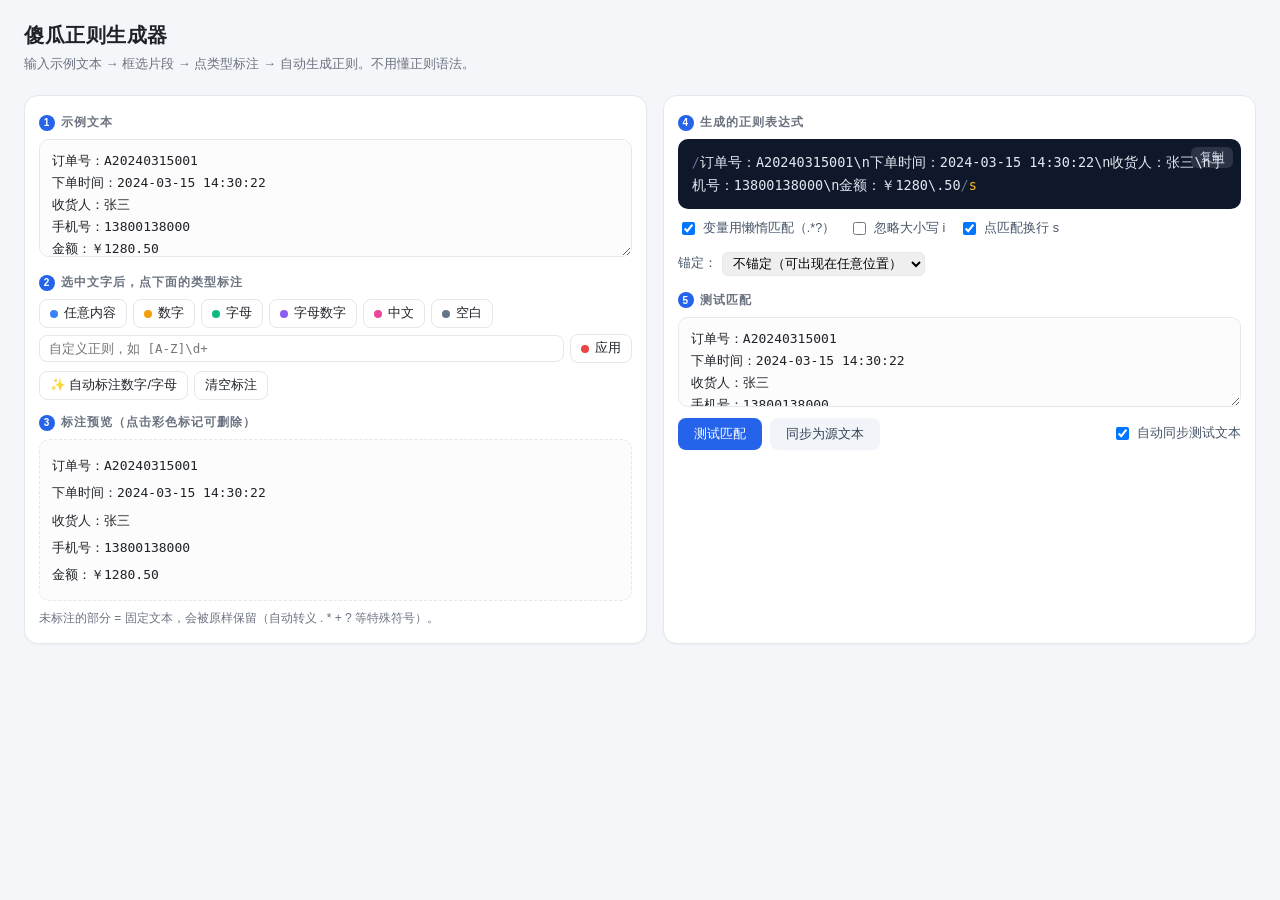
<file: projects/regex-sg/index.html>
<!DOCTYPE html>
<html lang="zh-CN">
<head>
<meta charset="UTF-8">
<meta name="viewport" content="width=device-width,initial-scale=1">
<title>傻瓜正则生成器 · 标注即生成</title>
<style>
  :root{
    --bg:#f4f6f9; --card:#fff; --line:#e4e7ec; --text:#1f2328; --muted:#6b7280; --pri:#2563eb;
  }
  *{box-sizing:border-box}
  body{
    margin:0;background:var(--bg);color:var(--text);font-size:14px;
    font-family:-apple-system,BlinkMacSystemFont,"Segoe UI","PingFang SC","Microsoft YaHei",sans-serif;
  }
  header{padding:22px 24px 10px}
  header h1{margin:0;font-size:20px;letter-spacing:.5px}
  header p{margin:6px 0 0;color:var(--muted);font-size:13px}
  main{display:grid;grid-template-columns:1.05fr 1fr;gap:16px;padding:12px 24px 48px}
  @media(max-width:920px){main{grid-template-columns:1fr}}
  .panel{background:var(--card);border:1px solid var(--line);border-radius:14px;padding:14px;box-shadow:0 1px 2px rgba(16,24,40,.04)}
  .title{font-size:12px;font-weight:700;color:var(--muted);letter-spacing:1px;margin:4px 0 8px;display:flex;align-items:center;gap:6px}
  .title .num{display:inline-flex;width:16px;height:16px;border-radius:50%;background:var(--pri);color:#fff;font-size:10px;align-items:center;justify-content:center;font-weight:700}
  textarea{
    width:100%;min-height:118px;padding:10px 12px;border:1px solid var(--line);border-radius:10px;
    font-family:ui-monospace,SFMono-Regular,Menlo,Consolas,monospace;font-size:13px;line-height:1.7;
    resize:vertical;outline:none;background:#fcfcfd;color:var(--text);
  }
  textarea:focus{border-color:var(--pri);background:#fff;box-shadow:0 0 0 3px rgba(37,99,235,.10)}

  .tools{display:flex;flex-wrap:wrap;gap:6px;margin-bottom:8px}
  .tool{
    border:1px solid var(--line);background:#fff;border-radius:8px;padding:5px 10px;font-size:12.5px;
    cursor:pointer;display:inline-flex;align-items:center;gap:6px;color:var(--text);transition:.15s;
    font-family:inherit;
  }
  .tool::before{content:"";width:8px;height:8px;border-radius:50%;background:var(--c,#94a3b8)}
  .tool:hover{border-color:var(--c);background:#f8fafc;transform:translateY(-1px)}
  .tool:active{transform:translateY(0)}
  .tool.plain::before{display:none}
  .custom{display:inline-flex;gap:6px;align-items:center;flex:1 1 200px}
  .custom input{
    flex:1;min-width:90px;padding:5px 9px;border:1px solid var(--line);border-radius:8px;font-size:12.5px;
    font-family:ui-monospace,Menlo,monospace;outline:none;
  }
  .custom input:focus{border-color:#ef4444;box-shadow:0 0 0 3px rgba(239,68,68,.1)}

  .preview{
    min-height:96px;max-height:260px;overflow:auto;padding:12px;border:1px dashed var(--line);border-radius:10px;
    white-space:pre-wrap;word-break:break-word;line-height:2.1;font-family:ui-monospace,Menlo,monospace;font-size:13px;
    background:#fcfcfd;
  }
  .ph{color:#9aa3af}
  .mark{
    position:relative;background:var(--bgc);border-bottom:2px solid var(--c);
    border-radius:3px 3px 0 0;cursor:pointer;padding:1px 0;transition:filter .15s;
  }
  .mark:hover{filter:brightness(.93)}
  .mark .tag{
    font-style:normal;font-size:10px;line-height:14px;color:#fff;background:var(--c);
    border-radius:8px;padding:0 6px;margin:0 2px;vertical-align:2px;user-select:none;
    display:inline-block;transform:translateY(-1px);font-weight:600;
  }

  .regexbox{
    background:#0f172a;color:#e2e8f0;border-radius:10px;padding:12px 14px;
    font-family:ui-monospace,Menlo,monospace;
    font-size:13.5px;line-height:1.7;word-break:break-all;min-height:52px;position:relative;
  }
  .regexbox .delim{color:#64748b}
  .regexbox .flag{color:#fbbf24}
  .regexbox .val{user-select:text}
  .copybtn{
    position:absolute;top:8px;right:8px;background:rgba(255,255,255,.12);color:#cbd5e1;border:none;
    border-radius:6px;padding:3px 9px;font-size:11.5px;cursor:pointer;font-family:inherit;
  }
  .copybtn:hover{background:rgba(255,255,255,.24)}
  .copybtn:active{transform:scale(.96)}
  .copybtn.done{background:#16a34a;color:#fff}

  .opts{display:flex;flex-wrap:wrap;gap:14px;margin:10px 0 4px;font-size:12.5px;color:#475569}
  .opts label{display:inline-flex;align-items:center;gap:5px;cursor:pointer}
  .opts select{padding:3px 6px;border:1px solid var(--line);border-radius:6px;font-size:12.5px;font-family:inherit}

  .btn{
    border:none;background:var(--pri);color:#fff;border-radius:8px;padding:7px 16px;font-size:13px;
    cursor:pointer;font-family:inherit;font-weight:500;transition:.15s;
  }
  .btn:hover{background:#1d4ed8}
  .btn.ghost{background:#f1f5f9;color:#334155}
  .btn.ghost:hover{background:#e2e8f0}

  #testResult{margin-top:10px;font-size:13px}
  .hl{
    white-space:pre-wrap;word-break:break-word;background:#f8fafc;border:1px solid var(--line);
    border-radius:10px;padding:10px 12px;line-height:1.9;font-family:ui-monospace,Menlo,monospace;font-size:12.5px;
    max-height:200px;overflow:auto;
  }
  .hl mark{background:#fde68a;border-radius:3px;padding:1px 0;box-shadow:0 0 0 1px #fbbf24 inset}
  .ok{color:#059669;font-weight:600}
  .err{color:#dc2626;background:#fef2f2;border:1px solid #fecaca;padding:8px 10px;border-radius:8px}
  .toast{
    position:fixed;left:50%;bottom:36px;transform:translate(-50%,20px);background:#111827;color:#fff;
    padding:9px 18px;border-radius:10px;font-size:13px;opacity:0;pointer-events:none;transition:.25s;z-index:99;
  }
  .toast.show{opacity:1;transform:translate(-50%,0)}
  .hint{color:var(--muted);font-size:12px;margin-top:8px;line-height:1.6}
  .sync{display:inline-flex;align-items:center;gap:5px;font-size:12.5px;color:#475569;margin-left:auto}

  /* 复制兜底弹窗 */
  .modal{
    position:fixed;inset:0;background:rgba(15,23,42,.55);display:none;
    align-items:center;justify-content:center;z-index:200;padding:20px;
  }
  .modal.show{display:flex}
  .modal-card{
    background:#fff;border-radius:14px;padding:18px;width:min(520px,100%);
    box-shadow:0 20px 40px rgba(2,6,23,.3);
  }
  .modal-card h3{margin:0 0 6px;font-size:15px}
  .modal-card p{margin:0 0 10px;color:var(--muted);font-size:12.5px}
  .modal-card textarea{
    min-height:88px;background:#f8fafc;font-size:12.5px;
  }
  .modal-actions{display:flex;justify-content:flex-end;gap:8px;margin-top:12px}
</style>
</head>
<body>

<header>
  <h1>傻瓜正则生成器</h1>
  <p>输入示例文本 → 框选片段 → 点类型标注 → 自动生成正则。不用懂正则语法。</p>
</header>

<main>
  <!-- 左栏 -->
  <section class="panel">
    <div class="title"><span class="num">1</span>示例文本</div>
    <textarea id="source">订单号：A20240315001
下单时间：2024-03-15 14:30:22
收货人：张三
手机号：13800138000
金额：￥1280.50</textarea>

    <div class="title" style="margin-top:14px"><span class="num">2</span>选中文字后，点下面的类型标注</div>
    <div class="tools" id="tools">
      <button class="tool" data-type="any"     style="--c:#3b82f6">任意内容</button>
      <button class="tool" data-type="digits"  style="--c:#f59e0b">数字</button>
      <button class="tool" data-type="letters" style="--c:#10b981">字母</button>
      <button class="tool" data-type="word"    style="--c:#8b5cf6">字母数字</button>
      <button class="tool" data-type="chinese" style="--c:#ec4899">中文</button>
      <button class="tool" data-type="space"   style="--c:#64748b">空白</button>
      <span class="custom">
        <input id="customPat" placeholder="自定义正则，如 [A-Z]\d+">
        <button class="tool" data-type="custom" style="--c:#ef4444">应用</button>
      </span>
    </div>
    <div class="tools">
      <button class="tool plain" id="autoBtn" style="--c:#0ea5e9">✨ 自动标注数字/字母</button>
      <button class="tool plain" id="clearBtn" style="--c:#94a3b8">清空标注</button>
    </div>

    <div class="title" style="margin-top:14px"><span class="num">3</span>标注预览（点击彩色标记可删除）</div>
    <div class="preview" id="preview"></div>
    <div class="hint">未标注的部分 = 固定文本，会被原样保留（自动转义 . * + ? 等特殊符号）。</div>
  </section>

  <!-- 右栏 -->
  <section class="panel">
    <div class="title"><span class="num">4</span>生成的正则表达式</div>
    <div class="regexbox" id="regexBox">
      <button class="copybtn" id="copyBtn" type="button">复制</button>
      <span id="regexOut" class="val"></span>
    </div>

    <div class="opts">
      <label><input type="checkbox" id="optLazy" checked> 变量用懒惰匹配（.*?）</label>
      <label><input type="checkbox" id="optI"> 忽略大小写 i</label>
      <label><input type="checkbox" id="optS" checked> 点匹配换行 s</label>
      <label>锚定：
        <select id="optAnchor">
          <option value="none">不锚定（可出现在任意位置）</option>
          <option value="both">整体匹配 ^...$</option>
        </select>
      </label>
    </div>

    <div class="title" style="margin-top:16px"><span class="num">5</span>测试匹配</div>
    <textarea id="testText" style="min-height:90px"></textarea>
    <div style="margin-top:8px;display:flex;gap:8px;align-items:center;flex-wrap:wrap">
      <button class="btn" id="testBtn">测试匹配</button>
      <button class="btn ghost" id="resetTestBtn">同步为源文本</button>
      <label class="sync"><input type="checkbox" id="autoSync" checked> 自动同步测试文本</label>
    </div>
    <div id="testResult"></div>
  </section>
</main>

<div class="toast" id="toast"></div>

<!-- 复制兜底弹窗 -->
<div class="modal" id="copyModal">
  <div class="modal-card">
    <h3>手动复制</h3>
    <p>浏览器阻止了自动复制，内容已为你选中，请按 <b>Ctrl/Cmd + C</b> 复制：</p>
    <textarea id="copyModalText" readonly></textarea>
    <div class="modal-actions">
      <button class="btn" id="copyModalClose" type="button">知道了</button>
    </div>
  </div>
</div>

<script>
(function(){
  'use strict';

  /* ---------- 类型定义 ---------- */
  const TYPES = {
    any:     { name:'任意',     color:'#3b82f6' },
    digits:  { name:'数字',     color:'#f59e0b' },
    letters: { name:'字母',     color:'#10b981' },
    word:    { name:'字母数字', color:'#8b5cf6' },
    chinese: { name:'中文',     color:'#ec4899' },
    space:   { name:'空白',     color:'#64748b' },
    custom:  { name:'自定义',   color:'#ef4444' }
  };

  /* ---------- DOM ---------- */
  const $ = s => document.querySelector(s);
  const textarea  = $('#source');
  const preview   = $('#preview');
  const regexOut  = $('#regexOut');
  const testText  = $('#testText');
  const testResult= $('#testResult');
  const toastEl   = $('#toast');
  const autoSync  = $('#autoSync');
  const copyBtn   = $('#copyBtn');
  const copyModal = $('#copyModal');
  const copyModalText = $('#copyModalText');

  /* ---------- 状态 ---------- */
  let ranges = [];
  let savedSel = { start:0, end:0 };
  let testDirty = false;

  /* ---------- 工具 ---------- */
  function escHtml(s){
    return String(s).replace(/[&<>"]/g, c => ({'&':'&amp;','<':'&lt;','>':'&gt;','"':'&quot;'}[c]));
  }
  function hexA(hex, a){
    const n = parseInt(hex.slice(1), 16);
    return `rgba(${(n>>16)&255},${(n>>8)&255},${n&255},${a})`;
  }
  function escapeRegex(s){
    return s.replace(/[.*+?^${}()|[\]\\]/g, '\\$&')
            .replace(/\n/g, '\\n')
            .replace(/\r/g, '\\r')
            .replace(/\t/g, '\\t');
  }
  function toast(msg){
    toastEl.textContent = msg;
    toastEl.classList.add('show');
    clearTimeout(toast._t);
    toast._t = setTimeout(()=>toastEl.classList.remove('show'), 1600);
  }
  function syncTestText(){
    if (autoSync.checked && !testDirty){
      testText.value = textarea.value;
    }
  }

  /* ============ 剪贴板：三层兜底 ============ */
  function legacyCopy(text){
    let ok = false;
    const ta = document.createElement('textarea');
    ta.value = text;
    ta.setAttribute('readonly','');
    // 放在视口内但不可见，避免 iOS 上选区失败
    ta.style.cssText = 'position:fixed;top:0;left:0;width:1px;height:1px;opacity:0;border:0;padding:0;';
    document.body.appendChild(ta);

    const sel = window.getSelection();
    let savedRange = null;
    try{
      if (sel && sel.rangeCount > 0) savedRange = sel.getRangeAt(0).cloneRange();
    }catch(e){}

    ta.focus();
    ta.select();
    try { ta.setSelectionRange(0, text.length); } catch(e){}

    try { ok = document.execCommand('copy'); } catch(e){ ok = false; }

    document.body.removeChild(ta);

    // 还原用户原来的选区
    if (savedRange && sel){
      try{
        sel.removeAllRanges();
        sel.addRange(savedRange);
      }catch(e){}
    }
    return ok;
  }

  function showCopyModal(text){
    copyModalText.value = text;
    copyModal.classList.add('show');
    setTimeout(()=>{
      copyModalText.focus();
      copyModalText.select();
      try{ copyModalText.setSelectionRange(0, text.length); }catch(e){}
    }, 30);
  }

  function flashCopyBtn(){
    copyBtn.classList.add('done');
    copyBtn.textContent = '已复制';
    setTimeout(()=>{
      copyBtn.classList.remove('done');
      copyBtn.textContent = '复制';
    }, 1200);
  }

  function copyToClipboard(text, label){
    // 1) 现代异步 API（需要安全上下文 HTTPS / localhost）
    if (navigator.clipboard && navigator.clipboard.writeText && window.isSecureContext){
      try{
        navigator.clipboard.writeText(text).then(
          ()=>{ toast((label||'') + '已复制到剪贴板'); flashCopyBtn(); },
          ()=>{ // 被拒绝 → 降级
            if (legacyCopy(text)){ toast((label||'') + '已复制到剪贴板'); flashCopyBtn(); }
            else { showCopyModal(text); }
          }
        );
        return;
      }catch(e){ /* 继续降级 */ }
    }
    // 2) 老式 execCommand
    if (legacyCopy(text)){
      toast((label||'') + '已复制到剪贴板');
      flashCopyBtn();
      return;
    }
    // 3) 弹窗手动复制
    showCopyModal(text);
    toast('请在弹出的窗口中手动复制');
  }

  /* ---------- 选区跟踪 ---------- */
  ['mouseup','keyup','select','input','click'].forEach(ev=>{
    textarea.addEventListener(ev, ()=>{
      savedSel = { start: textarea.selectionStart, end: textarea.selectionEnd };
    });
  });
  document.addEventListener('selectionchange', ()=>{
    if (document.activeElement === textarea){
      savedSel = { start: textarea.selectionStart, end: textarea.selectionEnd };
    }
  });

  /* ---------- 模式片段 ---------- */
  function patternOf(r, lazy){
    switch(r.type){
      case 'any':     return lazy ? '.*?' : '.*';
      case 'digits':  return '\\d+';
      case 'letters': return '[A-Za-z]+';
      case 'word':    return '[A-Za-z0-9_]+';
      case 'chinese': return '[\\u4e00-\\u9fa5]+';
      case 'space':   return '\\s+';
      case 'custom':  return r.custom || '.*?';
      default:        return '';
    }
  }

  /* ---------- 生成正则 ---------- */
  function buildPattern(){
    const text = textarea.value;
    const lazy = $('#optLazy').checked;
    let pat = '', pos = 0;
    for (const r of ranges){
      if (r.start > pos) pat += escapeRegex(text.slice(pos, r.start));
      pat += patternOf(r, lazy);
      pos = r.end;
    }
    if (pos < text.length) pat += escapeRegex(text.slice(pos));
    if ($('#optAnchor').value === 'both' && pat) pat = '^' + pat + '$';
    return pat;
  }
  function buildFlags(){
    let f = '';
    if ($('#optI').checked) f += 'i';
    if ($('#optS').checked) f += 's';
    return f;
  }

  function updateRegex(){
    const pat = buildPattern();
    const flags = buildFlags();
    regexOut.innerHTML =
      '<span class="delim">/</span>' + escHtml(pat) +
      '<span class="delim">/</span><span class="flag">' + flags + '</span>';
  }

  /* ---------- 渲染 ---------- */
  function render(){
    const text = textarea.value;

    ranges = ranges.filter(r => r.start >= 0 && r.end <= text.length && r.start < r.end);
    ranges.sort((a,b)=> a.start - b.start);
    const cleaned = [];
    let lastEnd = -1;
    for (const r of ranges){
      if (r.start >= lastEnd){ cleaned.push(r); lastEnd = r.end; }
    }
    ranges = cleaned;

    let html = '', pos = 0;
    for (const r of ranges){
      html += escHtml(text.slice(pos, r.start));
      const t = TYPES[r.type] || TYPES.any;
      html += `<span class="mark" data-s="${r.start}" data-e="${r.end}" title="点击删除该标注"
                 style="--c:${t.color};--bgc:${hexA(t.color,.15)}">${
                 escHtml(text.slice(r.start, r.end))}<i class="tag">${t.name}</i></span>`;
      pos = r.end;
    }
    html += escHtml(text.slice(pos));

    preview.innerHTML = html || '<span class="ph">（暂无内容，输入文本后框选一段，再点上方类型按钮）</span>';

    updateRegex();
    syncTestText();
  }

  /* ---------- 添加标注 ---------- */
  function addRange(type, custom){
    const s = savedSel.start, e = savedSel.end;
    if (s === e){
      toast('请先在文本中框选一段内容');
      return;
    }
    ranges = ranges.filter(r => r.end <= s || r.start >= e);
    ranges.push({ start:s, end:e, type:type, custom:custom });
    render();
    toast('已标注：' + (TYPES[type] ? TYPES[type].name : type));
  }

  /* ---------- 事件绑定 ---------- */
  const tools = $('#tools');
  tools.querySelectorAll('button').forEach(btn=>{
    btn.addEventListener('mousedown', e => e.preventDefault());
  });
  tools.addEventListener('click', e=>{
    const btn = e.target.closest('button.tool');
    if (!btn) return;
    const type = btn.dataset.type;
    if (type === 'custom'){
      const val = $('#customPat').value.trim();
      if (!val){ toast('请先在输入框里填写自定义正则'); $('#customPat').focus(); return; }
      addRange('custom', val);
    } else {
      addRange(type);
    }
  });
  $('#customPat').addEventListener('keydown', e=>{
    if (e.key === 'Enter'){
      const val = e.target.value.trim();
      if (!val){ toast('请输入自定义正则'); return; }
      addRange('custom', val);
    }
  });

  preview.addEventListener('click', e=>{
    const el = e.target.closest('.mark');
    if (!el) return;
    const s = +el.dataset.s, en = +el.dataset.e;
    ranges = ranges.filter(r => !(r.start === s && r.end === en));
    render();
  });

  $('#autoBtn').addEventListener('click', ()=>{
    const text = textarea.value;
    if (!text){ toast('请先输入文本'); return; }
    const re = /\d+|[A-Za-z]+/g;
    let m;
    const found = [];
    while ((m = re.exec(text)) !== null){
      found.push({
        start: m.index,
        end: m.index + m[0].length,
        type: /^\d/.test(m[0]) ? 'digits' : 'letters'
      });
    }
    ranges = found;
    render();
    toast(found.length ? `自动标注了 ${found.length} 处` : '没找到数字或字母');
  });

  $('#clearBtn').addEventListener('click', ()=>{
    ranges = [];
    render();
    toast('已清空标注');
  });

  textarea.addEventListener('input', render);

  ['#optLazy','#optI','#optS','#optAnchor'].forEach(sel=>{
    $(sel).addEventListener('change', updateRegex);
  });

  /* ---------- 复制按钮 ---------- */
  copyBtn.addEventListener('click', (e)=>{
    e.preventDefault();
    e.stopPropagation();
    const pat = buildPattern();
    if (!pat){
      toast('正则为空，请先输入示例文本');
      return;
    }
    const txt = '/' + pat + '/' + buildFlags();
    copyToClipboard(txt, '正则表达式');
  });

  // 弹窗关闭
  $('#copyModalClose').addEventListener('click', ()=> copyModal.classList.remove('show'));
  copyModal.addEventListener('click', (e)=>{
    if (e.target === copyModal) copyModal.classList.remove('show');
  });
  document.addEventListener('keydown', (e)=>{
    if (e.key === 'Escape') copyModal.classList.remove('show');
  });

  /* ---------- 测试 ---------- */
  testText.addEventListener('input', ()=> testDirty = true);

  $('#resetTestBtn').addEventListener('click', ()=>{
    testText.value = textarea.value;
    testDirty = false;
    testResult.innerHTML = '';
  });

  autoSync.addEventListener('change', ()=>{
    if (autoSync.checked){
      testDirty = false;
      syncTestText();
    }
  });

  $('#testBtn').addEventListener('click', ()=>{
    const pat = buildPattern();
    const flags = 'g' + buildFlags();
    const text = testText.value;

    if (!pat){
      testResult.innerHTML = '<div class="err">正则表达式为空：请先输入示例文本。</div>';
      return;
    }
    if (!text){
      testResult.innerHTML = '<div class="err">测试文本为空：请在上方输入要匹配的内容，或点“同步为源文本”。</div>';
      return;
    }

    let re;
    try {
      re = new RegExp(pat, flags);
    } catch(err){
      testResult.innerHTML = '<div class="err">正则语法错误：' + escHtml(err.message) + '</div>';
      return;
    }

    let html = '', last = 0, count = 0, snippets = [];
    re.lastIndex = 0;
    let m;
    while ((m = re.exec(text)) !== null){
      if (m[0].length === 0){ re.lastIndex++; continue; }
      count++;
      html += escHtml(text.slice(last, m.index)) + '<mark>' + escHtml(m[0]) + '</mark>';
      last = m.index + m[0].length;
      snippets.push(m[0]);
      if (count >= 300) break;
    }
    html += escHtml(text.slice(last));

    testResult.innerHTML =
      `<div style="margin-bottom:8px" class="${count?'ok':'err'}">
         ${count ? '✓ 匹配到 ' + count + ' 处' : '✗ 没有匹配到任何内容'}
       </div>
       <div class="hl">${html}</div>` +
      (snippets.length
        ? `<div class="hint">匹配内容示例：${snippets.slice(0,8).map(s=>'「'+escHtml(s)+'」').join(' ')}</div>`
        : `<div class="hint">检查一下：示例文本和测试文本是否一致？标注片段的内容类型是否匹配？（如把“A20240315001”标成“数字”，开头“A”会导致匹配失败）</div>`);
  });

  /* ---------- 初始化 ---------- */
  testText.value = textarea.value;
  render();
})();
</script>
</body>
</html>
</file>
<file: projects/demo-b/style.css>
* { box-sizing: border-box; }
body {
  margin: 0;
  min-height: 100vh;
  display: flex;
  flex-direction: column;
  background: #f5f7fa;
  color: #111820;
  font-family: -apple-system, "PingFang SC", "Microsoft YaHei", sans-serif;
}
nav {
  padding: 20px 24px;
}
nav a {
  color: #2563eb;
  text-decoration: none;
  font-size: 14px;
}
main {
  flex: 1;
  max-width: 680px;
  margin: 0 auto;
  padding: 16px 24px 64px;
}
h1 {
  font-size: 32px;
  letter-spacing: -0.02em;
  margin: 24px 0 16px;
}
p {
  line-height: 1.8;
  color: #3a4550;
  font-size: 15px;
}
code {
  background: #e8edf3;
  padding: 2px 6px;
  border-radius: 4px;
  font-size: 13px;
}
.btn {
  display: inline-block;
  margin-top: 20px;
  background: #2563eb;
  color: #fff;
  padding: 11px 20px;
  border-radius: 8px;
  text-decoration: none;
  font-size: 14px;
}
.btn:hover { background: #1d4ed8; }
footer {
  border-top: 1px solid #e3e8ee;
  padding: 20px 24px;
  color: #66707a;
  font-size: 12px;
  text-align: center;
}
</file>
